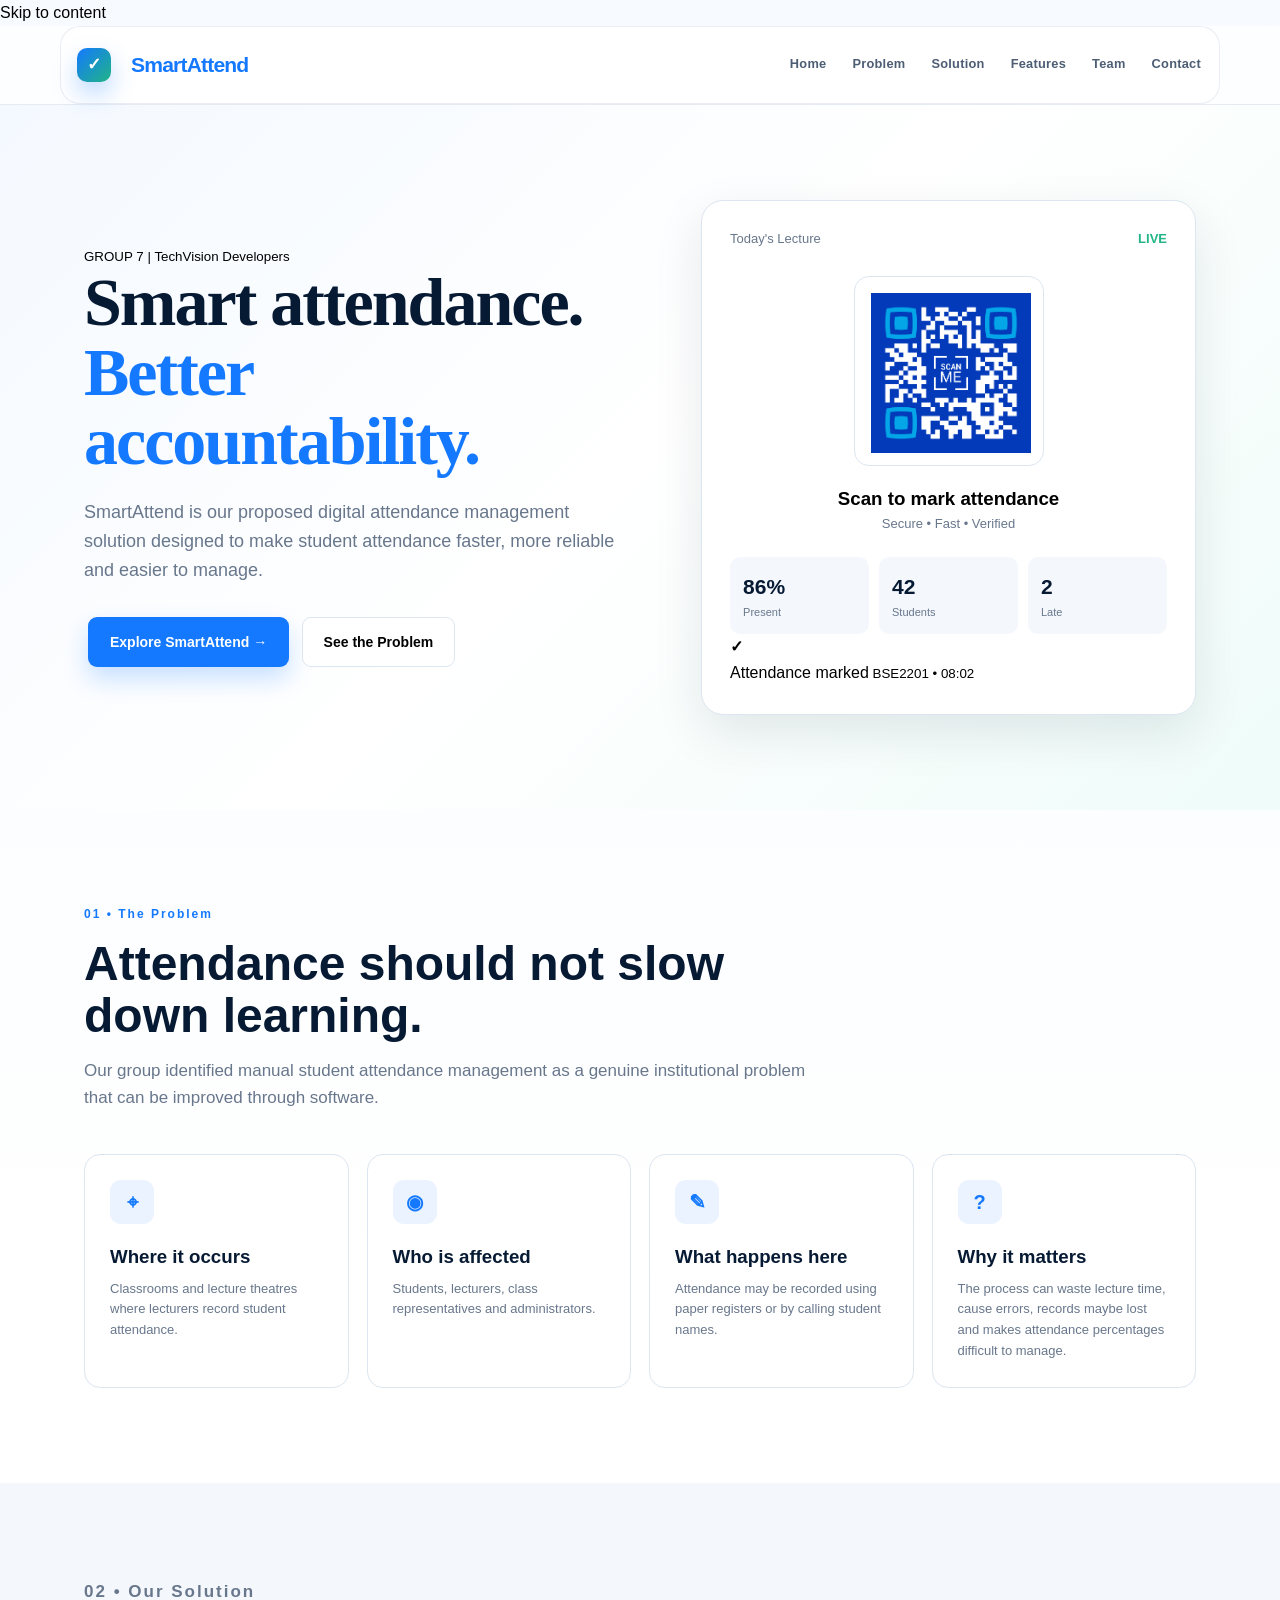
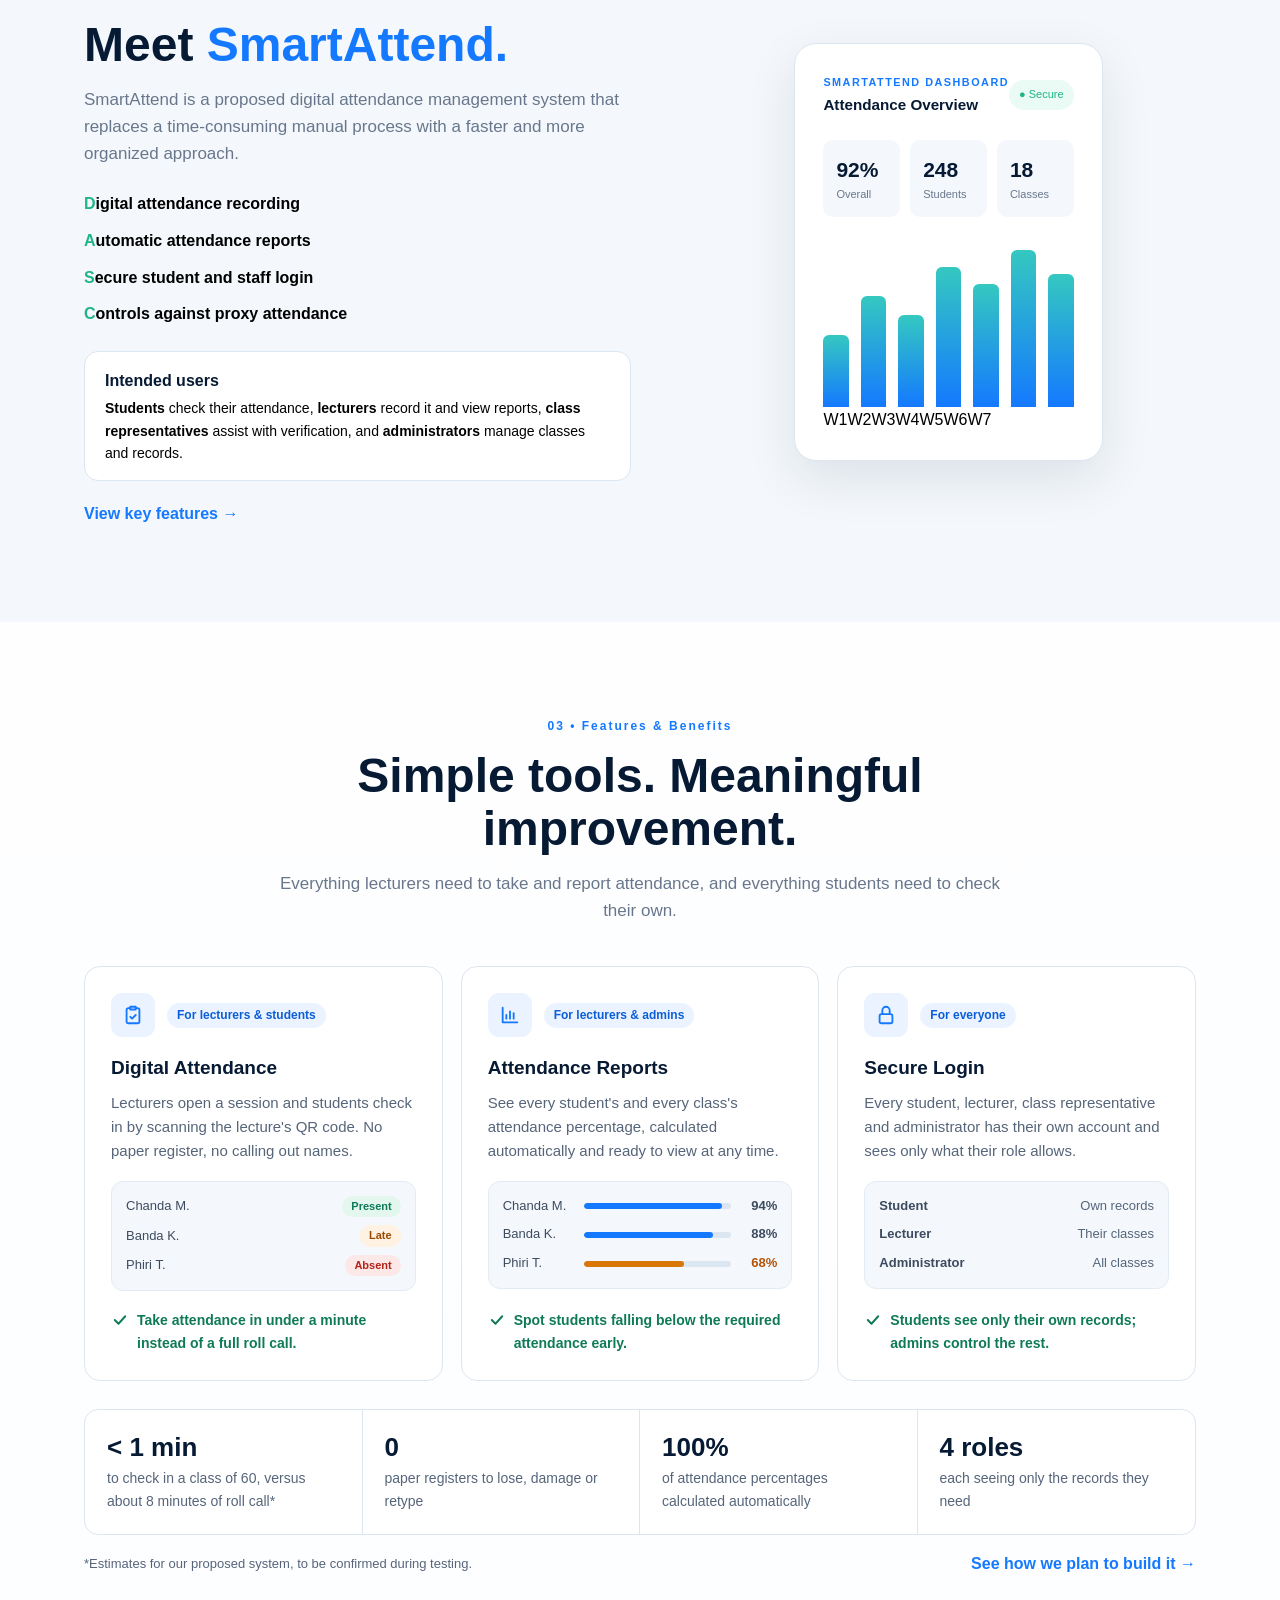
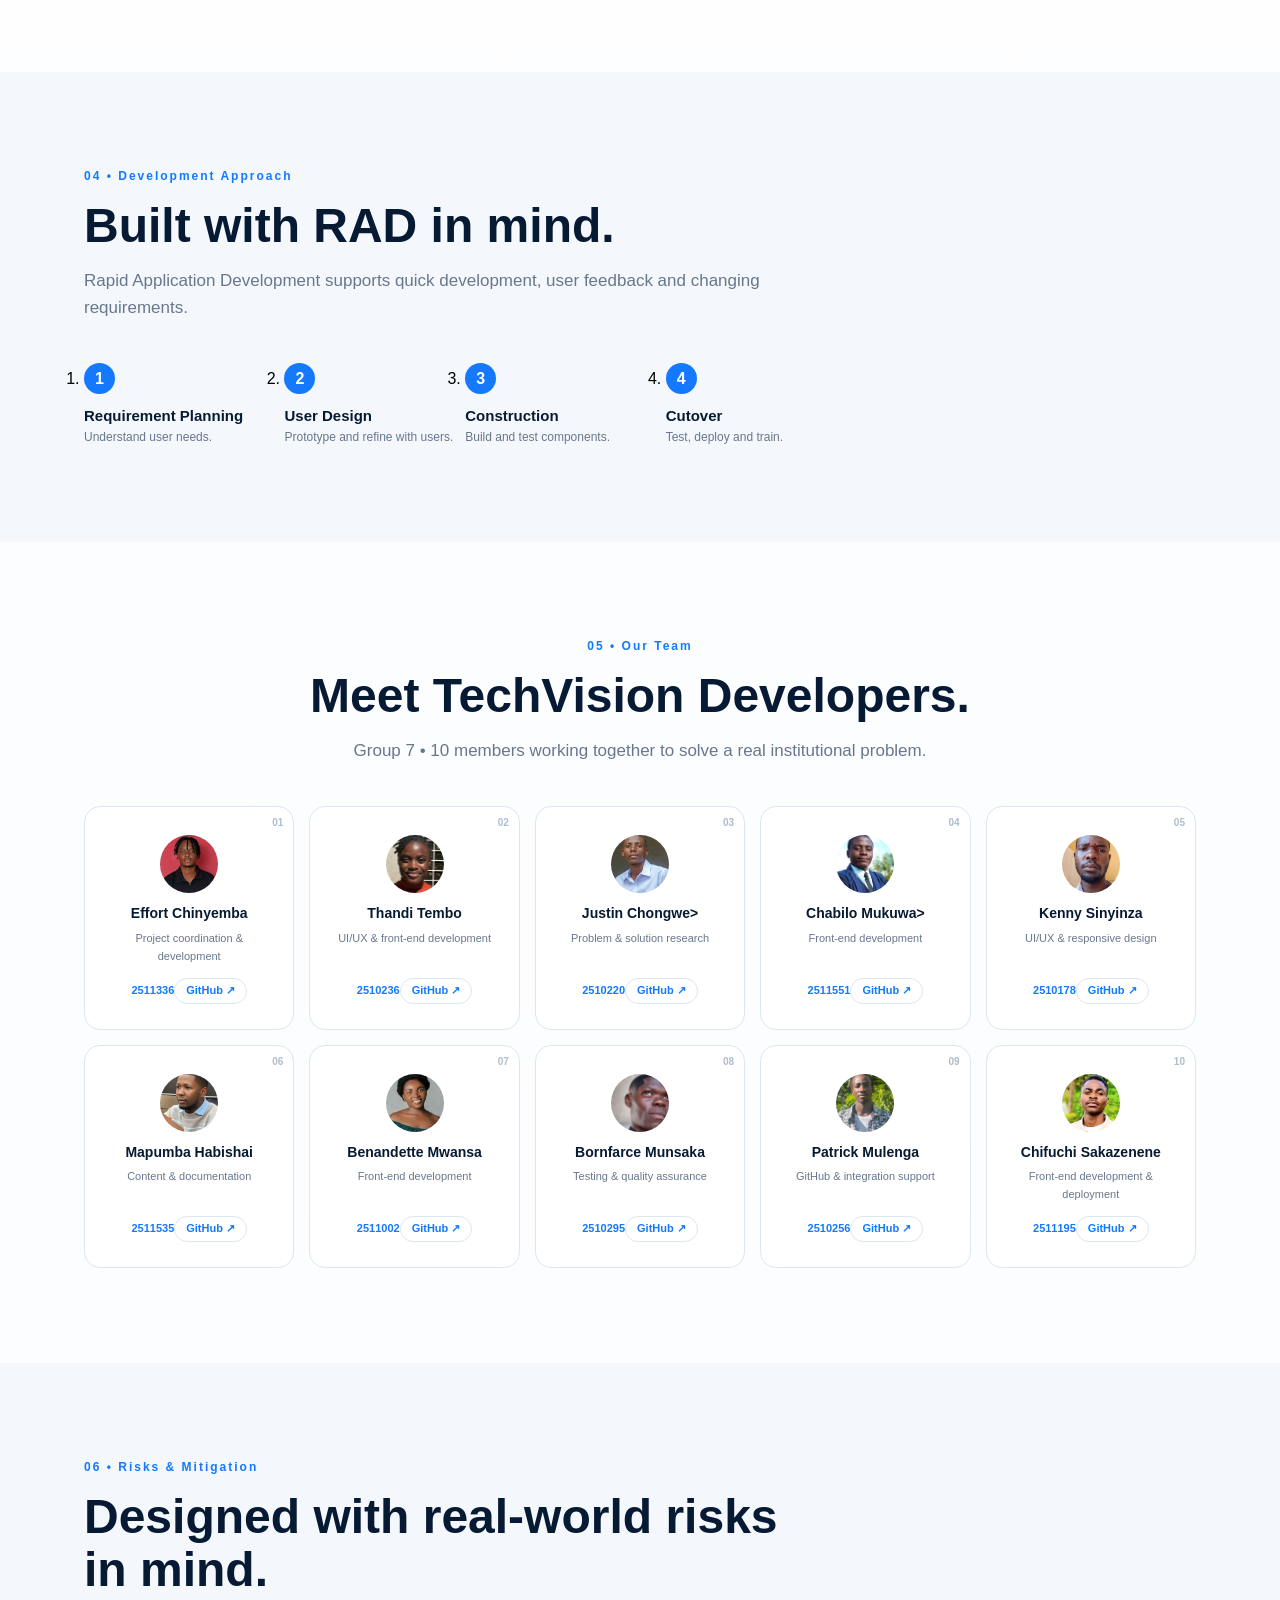
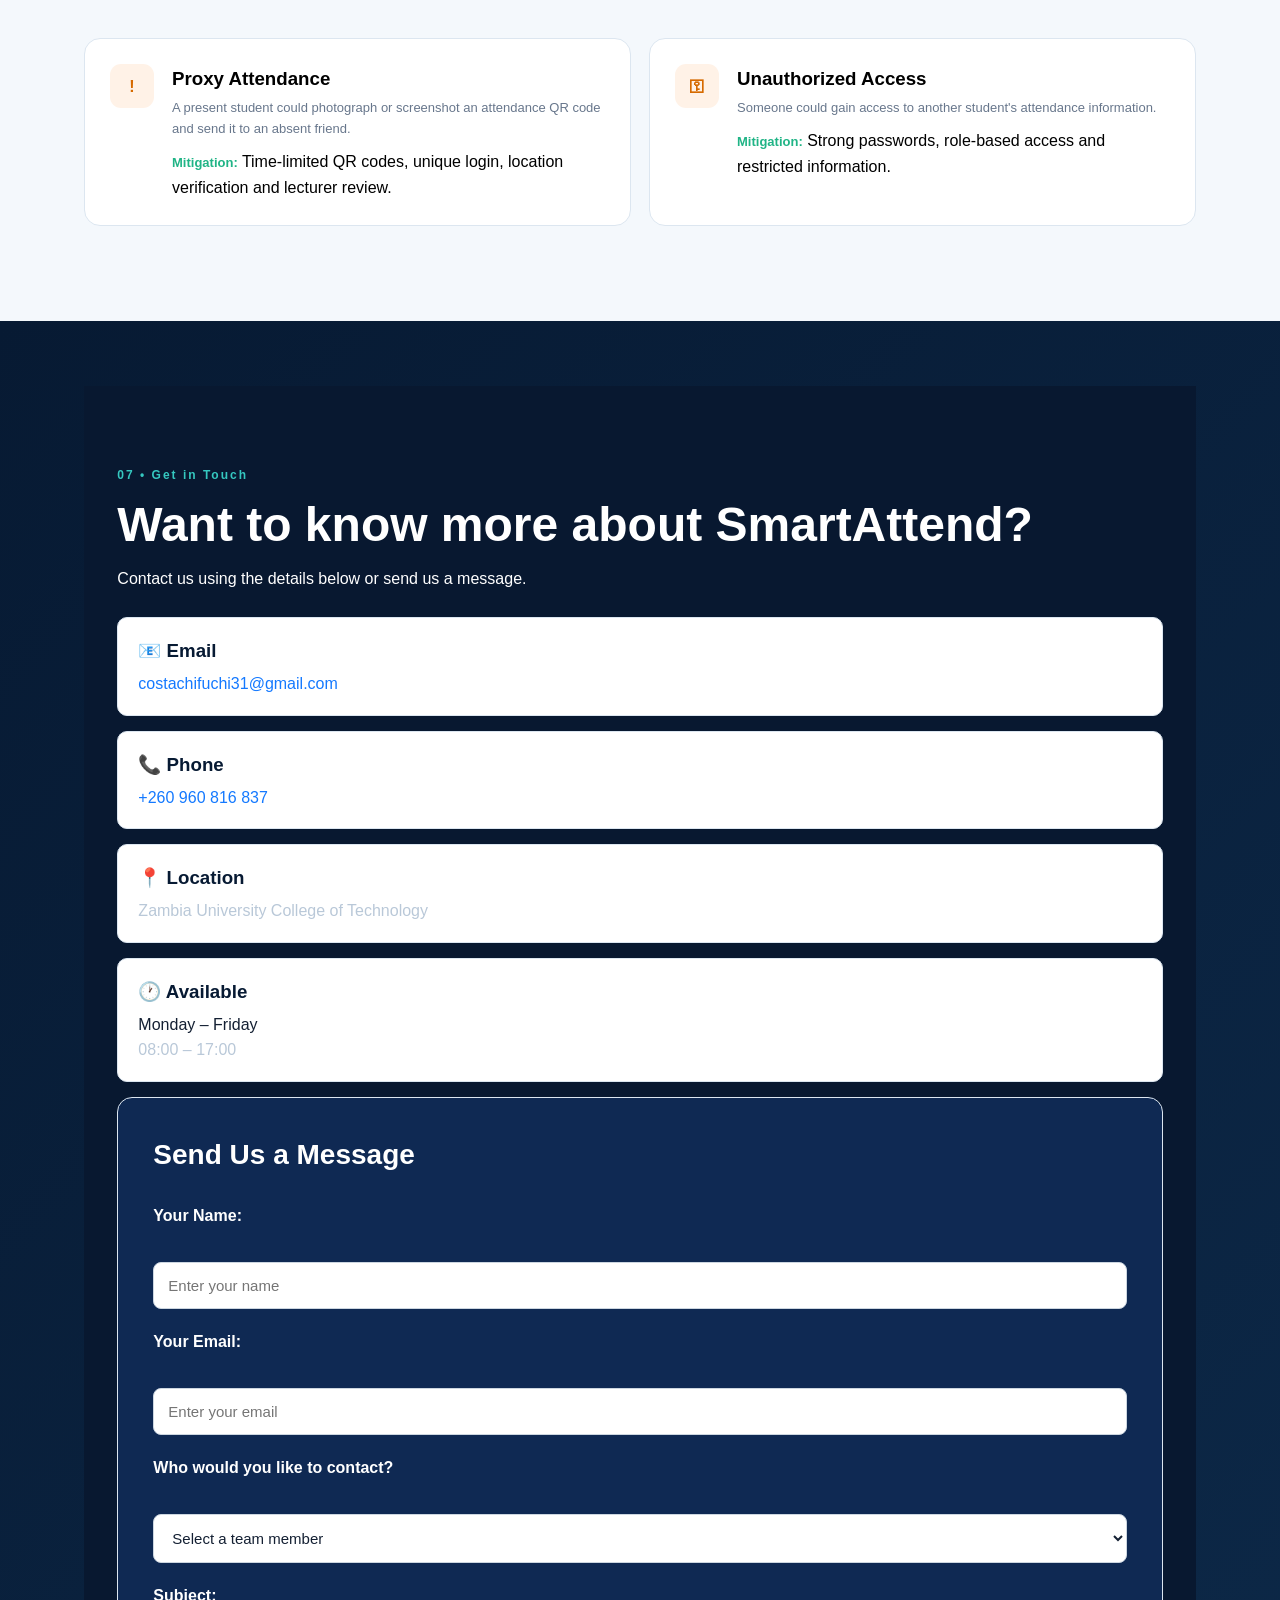
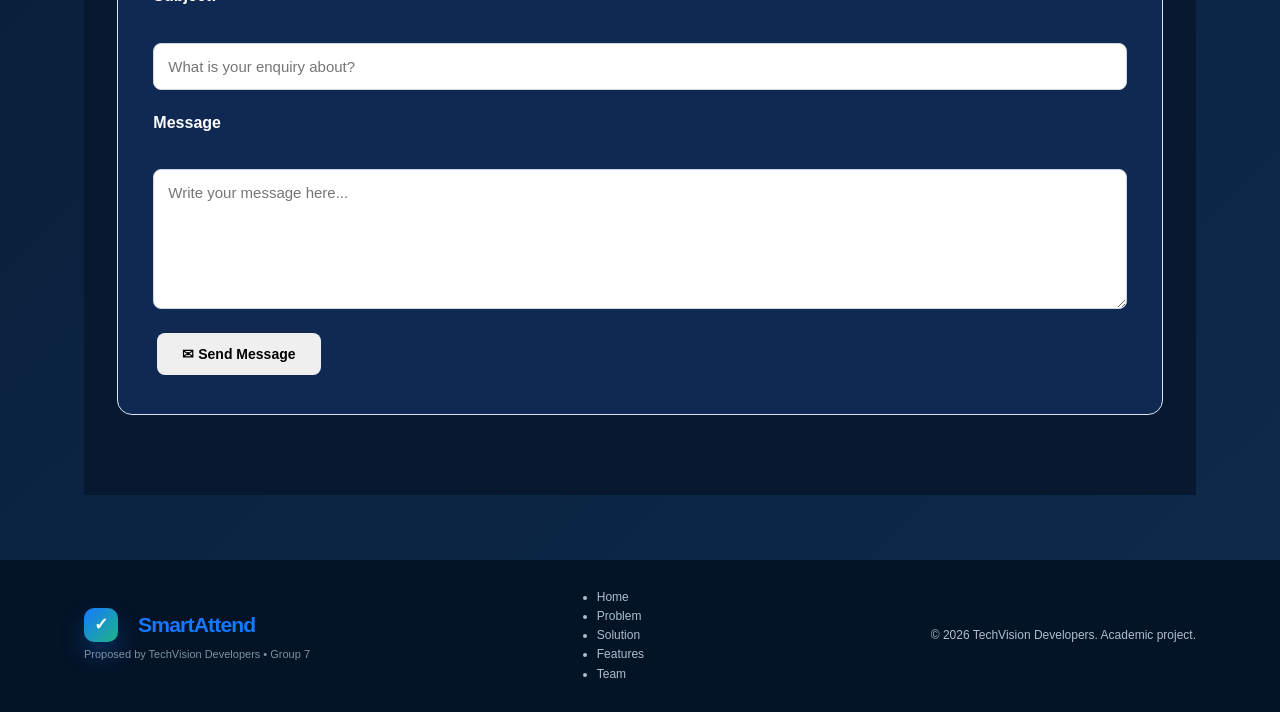
<file: index.html>
<!DOCTYPE html>
<html lang="en">
<head>
  <meta charset="UTF-8">
  <meta name="viewport" content="width=device-width, initial-scale=1.0">
  <meta name="description" content="SmartAttend - proposed digital student attendance management system by TechVision Developers, Group 7.">
  <meta name="theme-color" content="#1462e6">
  <title>SmartAttend | TechVision Developers</title>
  <link rel="icon" href="data:image/svg+xml,%3Csvg xmlns='http://www.w3.org/2000/svg' viewBox='0 0 32 32'%3E%3Crect width='32' height='32' rx='8' fill='%231462e6'/%3E%3Cpath d='M9 16.5l4.5 4.5L23 11' stroke='white' stroke-width='3.2' fill='none' stroke-linecap='round' stroke-linejoin='round'/%3E%3C/svg%3E">
  <link rel="preconnect" href="https://fonts.googleapis.com">
  <link rel="preconnect" href="https://fonts.gstatic.com" crossorigin>
  <link href="https://fonts.googleapis.com/css2?family=Plus+Jakarta+Sans:wght@400;500;600;700;800&display=swap" rel="stylesheet">
  <link rel="stylesheet" href="style.css">
  <style>
    .problem-grid .icon{width:54px;height:54px;border:1px solid rgba(20,121,255,.12);border-radius:15px;background:linear-gradient(145deg,#f0f6ff,#e8faf4);box-shadow:0 8px 18px rgba(7,26,51,.08)}
    .problem-grid .icon svg{width:25px;height:25px;display:block}
    .problem-grid .card:nth-child(2) .icon{color:#168b70;background:linear-gradient(145deg,#eafaf5,#f3fbf8);border-color:rgba(22,139,112,.14)}
    .problem-grid .card:nth-child(3) .icon{color:#c47a16;background:linear-gradient(145deg,#fff7e9,#fffaf2);border-color:rgba(196,122,22,.16)}
    .problem-grid .card:nth-child(4) .icon{color:#d45c55;background:linear-gradient(145deg,#fff0ee,#fff8f6);border-color:rgba(212,92,85,.15)}
  </style>
</head>
<body>
<a class="skip-link" href="#main">Skip to content</a>

<header class="header">
  <nav class="nav container" aria-label="Main navigation">
    <a class="logo" href="#home" aria-label="SmartAttend home"><b class="logo-mark" aria-hidden="true">✓</b><span class="logo-text">Smart<span>Attend</span></span></a>
    <button class="menu" type="button" aria-label="Open menu" aria-expanded="false" aria-controls="nav-links"><span class="menu-bar"></span></button>
    <ul class="nav-links" id="nav-links">
      <li><a href="#home">Home</a></li>
      <li><a href="#problem">Problem</a></li>
      <li><a href="#solution">Solution</a></li>
      <li><a href="#features">Features</a></li>
      <li><a href="#team">Team</a></li>
      <li><a class="nav-cta" href="#contact">Contact</a></li>
    </ul>
  </nav>
</header>

<main id="main">
<section id="home" class="hero">
  <div class="container hero-grid">
    <div class="hero-copy">
      <p class="pill"><small>GROUP 7 | TechVision Developers</small></p>
      <h1>Smart attendance.<br><span>Better accountability.</span></h1>
      <p class="lead">SmartAttend is our proposed digital attendance management solution designed to make student attendance faster, more reliable and easier to manage.</p>
      <div class="btn-row">
        <a class="btn primary" href="#solution">Explore SmartAttend →</a>
        <a class="btn secondary" href="#problem">See the Problem</a>
      </div>
      
    </div>
    <div class="mockup" aria-label="Example attendance screen">
      <div class="mock-head"><span>Today's Lecture</span><strong class="live">LIVE</strong></div>
      <div class="qr"><img src="image/https_github_com_Costaonset_smartattend-landing-page.png" alt="Qr-scan code" height="160" width="160"></div>
      <h3>Scan to mark attendance</h3>
      <p>Secure • Fast • Verified</p>
      <div class="stats"><div><b>86%</b><small>Present</small></div><div><b>42</b><small>Students</small></div><div><b>2</b><small>Late</small></div></div>
      <div class="float-badge" aria-hidden="true"><b>✓</b><div>Attendance marked<small>  BSE2201 • 08:02</small></div></div>
    </div>

</div>
  </div>
</section>

<section id="problem" class="section">
  <div class="container">
    <div class="heading reveal"><p class="eyebrow">01 • The Problem</p><h2>Attendance should not slow down learning.</h2><p>Our group identified manual student attendance management as a genuine institutional problem that can be improved through software.</p></div>
    <div class="grid four">
      <article class="card reveal"><b class="icon" aria-hidden="true">⌖</b><h3>Where it occurs</h3><p>Classrooms and lecture theatres where lecturers record student attendance.</p></article>
      <article class="card reveal"><b class="icon" aria-hidden="true">◉</b><h3>Who is affected</h3><p>Students, lecturers, class representatives and administrators.</p></article>
      <article class="card reveal"><b class="icon" aria-hidden="true">✎</b><h3>What happens here</h3><p>Attendance may be recorded using paper registers or by calling student names.</p></article>
      <article class="card reveal"><b class="icon" aria-hidden="true">?</b><h3>Why it matters</h3><p>The process can waste lecture time, cause errors, records maybe lost and makes attendance percentages difficult to manage.</p></article>
    </div>
  </div>
</section>

<section id="solution" class="section light">
  <div class="container split">
    <div class="split-copy reveal">
      <p class="eyebrow">02 • Our Solution</p>
      <h2>Meet <span>SmartAttend.</span></h2>
      <p>SmartAttend is a proposed digital attendance management system that replaces a time-consuming manual process with a faster and more organized approach.</p>
      <ul class="checks"><li>Digital attendance recording</li><li>Automatic attendance reports</li><li>Secure student and staff login</li><li>Controls against proxy attendance</li></ul>
      <div class="users"><h3>Intended users</h3><p><b>Students</b> check their attendance, <b>lecturers</b> record it and view reports, <b>class representatives</b> assist with verification, and <b>administrators</b> manage classes and records.</p></div>
      <a class="text-link" href="#features">View key features →</a>
    </div>
    <div class="dashboard reveal" aria-label="Example attendance dashboard">
      <div class="dash-head"><div><small>SMARTATTEND DASHBOARD</small><h3>Attendance Overview</h3></div><span class="badge">● Secure</span></div>
      <div class="dash-stats"><div><b>92%</b><small>Overall</small></div><div><b>248</b><small>Students</small></div><div><b>18</b><small>Classes</small></div></div>
      <div class="bars" aria-hidden="true"><i style="height:42%"></i><i style="height:65%"></i><i style="height:54%"></i><i style="height:82%"></i><i style="height:72%"></i><i style="height:92%"></i><i style="height:78%"></i></div>
      <div class="bar-labels" aria-hidden="true"><span>W1</span><span>W2</span><span>W3</span><span>W4</span><span>W5</span><span>W6</span><span>W7</span></div>
    </div>
  </div>
</section>

<section id="features" class="section">
  <div class="container">
    <div class="heading center reveal"><p class="eyebrow">03 • Features &amp; Benefits</p><h2>Simple tools. Meaningful improvement.</h2><p>Everything lecturers need to take and report attendance, and everything students need to check their own.</p></div>
    <div class="fb-grid">
      <article class="feature reveal">
        <div class="fb-top"><span class="icon"><svg viewBox="0 0 24 24" fill="none" stroke="currentColor" stroke-width="2" stroke-linecap="round" stroke-linejoin="round" aria-hidden="true" focusable="false"><path d="M9 3h6v3H9z"/><path d="M15 4.5h2a2 2 0 0 1 2 2V19a2 2 0 0 1-2 2H7a2 2 0 0 1-2-2V6.5a2 2 0 0 1 2-2h2"/><path d="m9 14 2 2 4-4"/></svg></span><span class="fb-tag">For lecturers &amp; students</span></div>
        <h3>Digital Attendance</h3>
        <p>Lecturers open a session and students check in by scanning the lecture's QR code. No paper register, no calling out names.</p>
        <div class="fb-preview" aria-hidden="true">
          <ul class="fb-rows"><li><span>Chanda M.</span><em class="fb-chip ok">Present</em></li><li><span>Banda K.</span><em class="fb-chip late">Late</em></li><li><span>Phiri T.</span><em class="fb-chip no">Absent</em></li></ul>
        </div>
        <p class="fb-benefit"><svg viewBox="0 0 24 24" fill="none" stroke="currentColor" stroke-width="2.5" stroke-linecap="round" stroke-linejoin="round" aria-hidden="true" focusable="false"><path d="m5 12 5 5 9-10"/></svg>Take attendance in under a minute instead of a full roll call.</p>
      </article>
      <article class="feature reveal">
        <div class="fb-top"><span class="icon"><svg viewBox="0 0 24 24" fill="none" stroke="currentColor" stroke-width="2" stroke-linecap="round" stroke-linejoin="round" aria-hidden="true" focusable="false"><path d="M4 4v16h16"/><path d="M8 16v-4"/><path d="M12 16V8"/><path d="M16 16v-6"/></svg></span><span class="fb-tag">For lecturers &amp; admins</span></div>
        <h3>Attendance Reports</h3>
        <p>See every student's and every class's attendance percentage, calculated automatically and ready to view at any time.</p>
        <div class="fb-preview" aria-hidden="true">
          <ul class="fb-bars"><li><span>Chanda M.</span><span class="fb-bar"><i style="width:94%"></i></span><b>94%</b></li><li><span>Banda K.</span><span class="fb-bar"><i style="width:88%"></i></span><b>88%</b></li><li class="risk"><span>Phiri T.</span><span class="fb-bar"><i style="width:68%"></i></span><b>68%</b></li></ul>
        </div>
        <p class="fb-benefit"><svg viewBox="0 0 24 24" fill="none" stroke="currentColor" stroke-width="2.5" stroke-linecap="round" stroke-linejoin="round" aria-hidden="true" focusable="false"><path d="m5 12 5 5 9-10"/></svg>Spot students falling below the required attendance early.</p>
      </article>
      <article class="feature reveal">
        <div class="fb-top"><span class="icon"><svg viewBox="0 0 24 24" fill="none" stroke="currentColor" stroke-width="2" stroke-linecap="round" stroke-linejoin="round" aria-hidden="true" focusable="false"><rect x="5" y="11" width="14" height="10" rx="2"/><path d="M8 11V7a4 4 0 0 1 8 0v4"/></svg></span><span class="fb-tag">For everyone</span></div>
        <h3>Secure Login</h3>
        <p>Every student, lecturer, class representative and administrator has their own account and sees only what their role allows.</p>
        <div class="fb-preview" aria-hidden="true">
          <ul class="fb-roles"><li><b>Student</b><span>Own records</span></li><li><b>Lecturer</b><span>Their classes</span></li><li><b>Administrator</b><span>All classes</span></li></ul>
        </div>
        <p class="fb-benefit"><svg viewBox="0 0 24 24" fill="none" stroke="currentColor" stroke-width="2.5" stroke-linecap="round" stroke-linejoin="round" aria-hidden="true" focusable="false"><path d="m5 12 5 5 9-10"/></svg>Students see only their own records; admins control the rest.</p>
      </article>
    </div>
    <ul class="outcomes reveal">
      <li><strong>&lt; 1 min</strong><span>to check in a class of 60, versus about 8 minutes of roll call*</span></li>
      <li><strong>0</strong><span>paper registers to lose, damage or retype</span></li>
      <li><strong>100%</strong><span>of attendance percentages calculated automatically</span></li>
      <li><strong>4 roles</strong><span>each seeing only the records they need</span></li>
    </ul>
    <div class="fb-foot"><p class="fb-note">*Estimates for our proposed system, to be confirmed during testing.</p><a class="text-link" href="#approach">See how we plan to build it →</a></div>
  </div>
</section>

<section id="approach" class="section light">
  <div class="container">
    <div class="heading reveal"><p class="eyebrow">04 • Development Approach</p><h2>Built with RAD in mind.</h2><p>Rapid Application Development supports quick development, user feedback and changing requirements.</p></div>
    <ol class="rad">
      <li class="reveal"><b>1</b><h3>Requirement Planning</h3><p>Understand user needs.</p></li>
      <li class="reveal"><b>2</b><h3>User Design</h3><p>Prototype and refine with users.</p></li>
      <li class="reveal"><b>3</b><h3>Construction</h3><p>Build and test components.</p></li>
      <li class="reveal"><b>4</b><h3>Cutover</h3><p>Test, deploy and train.</p></li>
    </ol>
  </div>
</section>

<section id="team" class="section">
  <div class="container">
    <div class="heading center reveal"><p class="eyebrow">05 • Our Team</p><h2>Meet TechVision Developers.</h2><p>Group 7 • 10 members working together to solve a real institutional problem.</p></div>
    <div class="team">
      <article class="reveal"><b>01</b><div class="avatar" aria-hidden="true"><img src="image/effort.jpg"></div><h3>Effort Chinyemba</h3><p>Project coordination &amp; development</p><small>2511336</small><a class="gh" href="https://github.com/chinyembajr" target="_blank" rel="noopener" aria-label="Effort Chinyemba on GitHub">GitHub ↗</a></article>
      <article class="reveal"><b>02</b><div class="avatar" aria-hidden="true"><img src="image/TT.jpeg"></div><h3>Thandi Tembo</h3><p>UI/UX &amp; front-end development</p><small>2510236</small><a class="gh" href="https://github.com/thandiwetembo204-bot" target="_blank" rel="noopener" aria-label="Thandiwe Tembo on GitHub">GitHub ↗</a></article>
      <article class="reveal"><b>03</b><div class="avatar" aria-hidden="true"><img src="image/JC.jpeg"></div><h3>Justin Chongwe></h3><p>Problem &amp; solution research</p><small>2510220</small><a class="gh" href="https://github.com/Justinchongwe243-lab" target="_blank" rel="noopener" aria-label="Justin Chongwe on GitHub">GitHub ↗</a></article>
      <article class="reveal"><b>04</b><div class="avatar" aria-hidden="true"><img src="image/CM.jpeg"></div><h3>Chabilo Mukuwa></h3><p>Front-end development</p><small>2511551</small><a class="gh" href="https://github.com/Chabilomukuwa" target="_blank" rel="noopener" aria-label="Chabilo Mukuwa on GitHub">GitHub ↗</a></article>
      <article class="reveal"><b>05</b><div class="avatar" aria-hidden="true"><img src="image/KS.jpeg"></div><h3>Kenny Sinyinza</h3><p>UI/UX &amp; responsive design</p><small>2510178</small><a class="gh" href="https://github.com/kenniesinyinza" target="_blank" rel="noopener" aria-label="Kenny Sinyinza on GitHub">GitHub ↗</a></article>
      <article class="reveal"><b>06</b><div class="avatar" aria-hidden="true"><img src="image/MH.jpeg"></div><h3>Mapumba Habishai</h3><p>Content &amp; documentation</p><small>2511535</small><a class="gh" href="https://github.com/abishaimapumba" target="_blank" rel="noopener" aria-label="Mapumba Habishai on GitHub">GitHub ↗</a></article>
      <article class="reveal"><b>07</b><div class="avatar" aria-hidden="true"><img src="image/BMwnasa.jpeg"></div><h3>Benandette Mwansa</h3><p>Front-end development</p><small>2511002</small><a class="gh" href="https://github.com/mwansabenandette" target="_blank" rel="noopener" aria-label="Benandette Mwansa on GitHub">GitHub ↗</a></article>
      <article class="reveal"><b>08</b><div class="avatar" aria-hidden="true"><img src="image/BM.jpeg"></div><h3>Bornfarce Munsaka</h3><p>Testing &amp; quality assurance</p><small>2510295</small><a class="gh" href="https://github.com/bornfacemunsaka1-lab" target="_blank" rel="noopener" aria-label="Bornfarce Munsaka on GitHub">GitHub ↗</a></article>
      <article class="reveal"><b>09</b><div class="avatar" aria-hidden="true"><img src="image/PM.jpeg"></div><h3>Patrick Mulenga</h3><p>GitHub &amp; integration support</p><small>2510256</small><a class="gh" href="https://github.com/Patrick25-maps" target="_blank" rel="noopener" aria-label="Patrick Mulenga on GitHub">GitHub ↗</a></article>
      <article class="reveal"><b>10</b><div class="avatar" aria-hidden="true"><img src="image/CS.jpeg"></div><h3>Chifuchi Sakazenene</h3><p>Front-end development &amp; deployment</p><small>2511195</small><a class="gh" href="https://github.com/costaonset" target="_blank" rel="noopener" aria-label="Chifuchi Sakazenene on GitHub">GitHub ↗</a></article>
    </div>
  </div>
</section>

<section id="risks" class="section light">
  <div class="container">
    <div class="heading reveal"><p class="eyebrow">06 • Risks &amp; Mitigation</p><h2>Designed with real-world risks in mind.</h2></div>
    <div class="risks">
      <article class="reveal"><b aria-hidden="true">!</b><div><h3>Proxy Attendance</h3><p>A present student could photograph or screenshot an attendance QR code and send it to an absent friend.</p><div class="mitigation"><strong>Mitigation:</strong> Time-limited QR codes, unique login, location verification and lecturer review.</div></div></article>
      <article class="reveal"><b aria-hidden="true">⚿</b><div><h3>Unauthorized Access</h3><p>Someone could gain access to another student's attendance information.</p><div class="mitigation"><strong>Mitigation:</strong> Strong passwords, role-based access and restricted information.</div></div></article>
    </div>
  </div>
</section>

<section id="contact" class="section cta">
  <div class="container">
    <div class="cta-inner reveal">
      <section id="contact" class="contact-section">

  <div class="container">

    <!-- CONTACT HEADING -->
    <div class="contact-heading">
      <p class="eyebrow">07 • Get in Touch</p>
      <h2>Want to know more about SmartAttend?</h2>
      <p>Contact us using the details below or send us a message.</p><br>
    </div>


    <!-- CONTACT DETAILS -->
    <div class="contact-details">

      <div class="contact-card">
        <h3>📧 Email</h3>
        <p>
          <a href="mailto:costachifuchi31@gmail.com">
            costachifuchi31@gmail.com
          </a>
        </p>
      </div>

      <div class="contact-card">
        <h3>📞 Phone</h3>
        <p>
          <a href="tel:+260960816837">
            +260 960 816 837
          </a>
        </p>
      </div>

      <div class="contact-card">
        <h3>📍 Location</h3>
        <p>
          Zambia University College of Technology
        </p>
      </div>

      <div class="contact-card">
        <h3>🕐 Available</h3>
        <p>Monday – Friday</p>
        <p>08:00 – 17:00</p>
      </div>

    </div>


    <!-- CONTACT FORM -->
    <div class="contact-form">

      <h3>Send Us a Message</h3>

      <form>

        <!-- NAME -->
        <div class="form-group">
          <label for="name">Your Name:</label><br>
          <input
            type="text"
            id="name"
            name="name"
            placeholder="Enter your name"
            required>
        </div>


        <!-- EMAIL -->
        <div class="form-group">
          <label for="email">Your Email:</label><br>
          <input
            type="email"
            id="email"
            name="email"
            placeholder="Enter your email"
            required>
        </div>


        <!-- WHO TO CONTACT -->
        <div class="form-group">

          <label for="team-member">Who would you like to contact?</label><br>

          <select id="team-member" name="team-member" required>

            <option value="">Select a team member</option>

            <option value="project-leader">
              Project Leader
            </option>

            <option value="developer">
              Web Developer
            </option>

            <option value="designer">
              UI/UX Designer
            </option>

            <option value="documentation">
              Documentation Team
            </option>

            <option value="general">
              General Enquiry
            </option>

          </select>

        </div>


        <!-- SUBJECT -->
        <div class="form-group">

          <label for="subject">Subject:</label><br>

          <input
            type="text"
            id="subject"
            name="subject"
            placeholder="What is your enquiry about?"
            required>

        </div>


        <!-- MESSAGE -->
        <div class="form-group">

          <label for="message">Message</label><br>

          <textarea
            id="message"
            name="message"
            rows="6"
            placeholder="Write your message here..."
            required></textarea>

        </div>


        <!-- SEND BUTTON -->
        <button type="submit" class="btn">
          ✉ Send Message
        </button>

      </form>

    </div>


    
    </div>
  </div>
</section>
</main>

<footer>
  <div class="container footer">
    <div><a class="logo" href="#home"><b class="logo-mark" aria-hidden="true">✓</b><span class="logo-text">Smart<span>Attend</span></span></a><small>Proposed by TechVision Developers • Group 7</small></div>
    <ul class="footer-links">
      <li><a href="#home">Home</a></li>
      <li><a href="#problem">Problem</a></li>
      <li><a href="#solution">Solution</a></li>
      <li><a href="#features">Features</a></li>
      <li><a href="#team">Team</a></li>
    </ul>
    <p>© 2026 TechVision Developers. Academic project.</p>
  </div>
</footer>
<script src="script.js"></script>
</body>
</html>
</file>
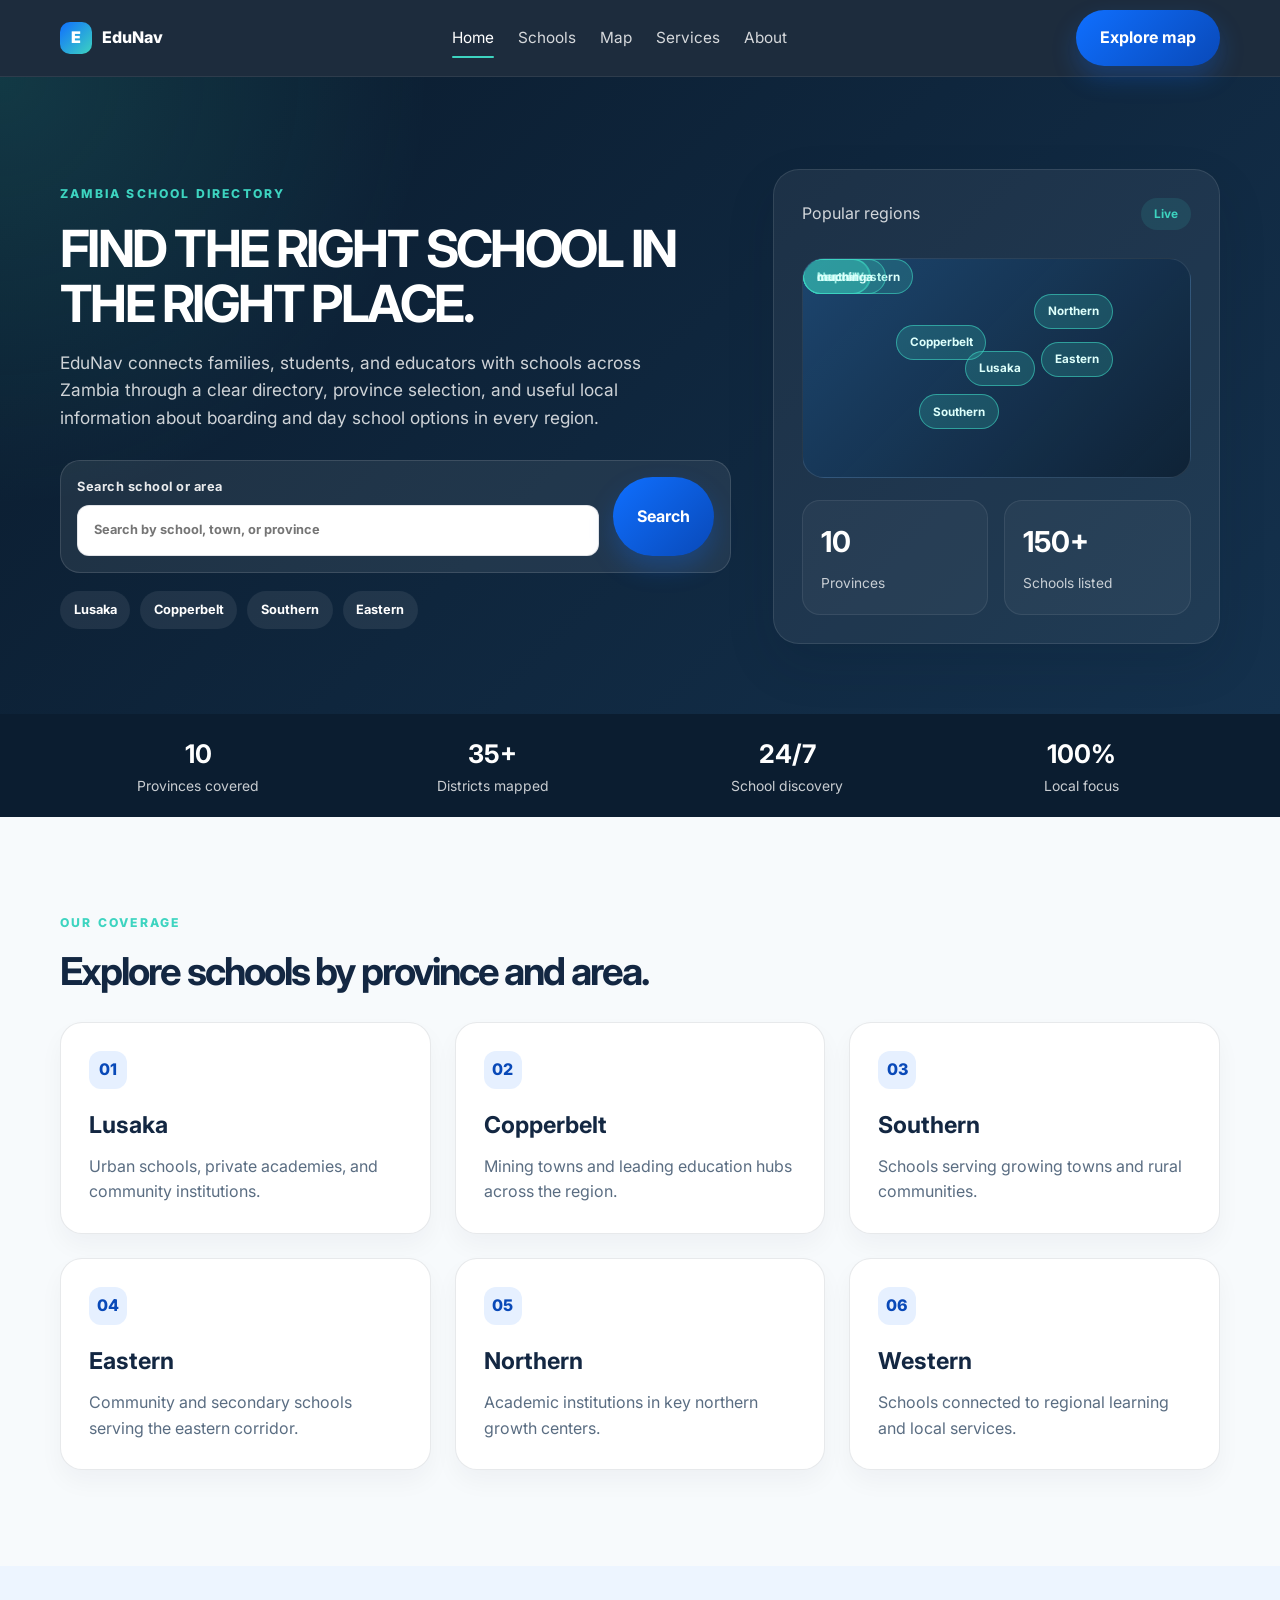
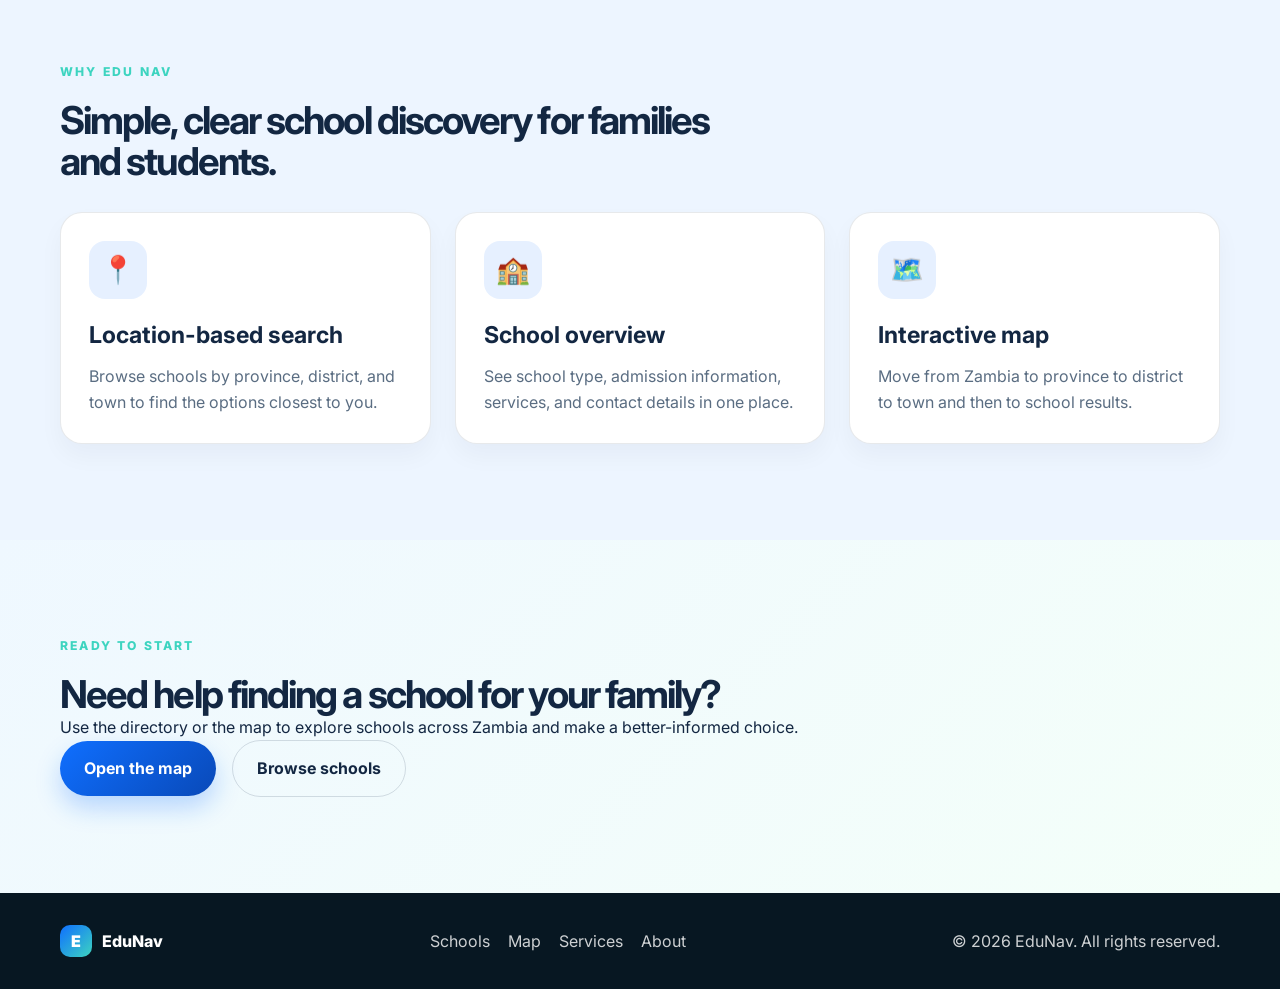
<file: new-website/index.html>
<!DOCTYPE html>
<html lang="en">
  <head>
    <meta charset="UTF-8" />
    <meta name="viewport" content="width=device-width, initial-scale=1.0" />
    <meta name="description" content="EduNav helps families and students search for schools across Zambia by province, district, and town." />
    <title>EduNav | Zambia School Directory</title>
    <link rel="preconnect" href="https://fonts.googleapis.com" />
    <link rel="preconnect" href="https://fonts.gstatic.com" crossorigin />
    <link href="https://fonts.googleapis.com/css2?family=Inter:wght@400;500;600;700;800;900&display=swap" rel="stylesheet" />
    <link rel="stylesheet" href="style.css" />
    <script src="script.js" defer></script>
  </head>
  <body>
    <header class="site-header">
      <div class="container nav-wrap">
        <a href="index.html" class="brand" aria-label="EduNav home page">
          <span class="brand-mark">E</span>
          EduNav
        </a>

        <button class="menu-toggle" aria-label="Open navigation" aria-expanded="false">
          <span></span>
          <span></span>
          <span></span>
        </button>

        <nav class="main-nav" aria-label="Main navigation">
          <a href="index.html" class="active">Home</a>
          <a href="schools.html">Schools</a>
          <a href="map.html">Map</a>
          <a href="services.html">Services</a>
          <a href="about.html">About</a>
        </nav>

        <a href="map.html" class="btn btn-primary nav-cta">Explore map</a>
      </div>
    </header>

    <main>
      <section class="hero">
        <div class="container hero-grid">
          <div class="hero-copy">
            <p class="eyebrow">ZAMBIA SCHOOL DIRECTORY</p>
            <h1>FIND THE RIGHT SCHOOL IN THE RIGHT PLACE.</h1>
            <p class="lead">
              EduNav connects families, students, and educators with schools across Zambia through a clear directory, province selection, and useful local information about boarding and day school options in every region.
            </p>

            <form class="search-panel" id="homeSearchForm">
              <label>
                <span>Search school or area</span>
                <input id="homeSearchInput" type="text" placeholder="Search by school, town, or province" />
              </label>
              <button type="submit" class="btn btn-primary">Search</button>
            </form>

            <div class="quick-links">
              <a href="schools.html?province=Lusaka">Lusaka</a>
              <a href="schools.html?province=Copperbelt">Copperbelt</a>
              <a href="schools.html?province=Southern">Southern</a>
              <a href="schools.html?province=Eastern">Eastern</a>
            </div>
          </div>

          <div class="hero-card">
            <div class="card-top">
              <span>Popular regions</span>
              <span class="status">Live</span>
            </div>
            <div class="mini-map" aria-label="Zambia map preview">
              <span class="zone zone-1">Lusaka</span>
              <span class="zone zone-2">Copperbelt</span>
              <span class="zone zone-3">Southern</span>
              <span class="zone zone-4">Eastern</span>
              <span class="zone zone-5">Northern</span>
              <span class="zone zone-6">North Western</span>
              <span class="zone zone-7">luapula</span>
              <span class="zone zone-8">central</span>
              <span class="zone zone-9">muchinga</span>
            </div>
            <div class="hero-metrics">
              <div>
                <strong>10</strong>
                <span>Provinces</span>
              </div>
              <div>
                <strong>150+</strong>
                <span>Schools listed</span>
              </div>
            </div>
          </div>
        </div>
      </section>

      <section class="stats-bar">
        <div class="container stats-grid">
          <div>
            <strong>10</strong>
            <span>Provinces covered</span>
          </div>
          <div>
            <strong>35+</strong>
            <span>Districts mapped</span>
          </div>
          <div>
            <strong>24/7</strong>
            <span>School discovery</span>
          </div>
          <div>
            <strong>100%</strong>
            <span>Local focus</span>
          </div>
        </div>
      </section>

      <section class="section">
        <div class="container">
          <div class="section-heading">
            <p class="eyebrow">OUR COVERAGE</p>
            <h2>Explore schools by province and area.</h2>
          </div>

          <div class="cards province-grid">
            <a href="schools.html?province=Lusaka" class="province-card">
              <span>01</span>
              <h3>Lusaka</h3>
              <p>Urban schools, private academies, and community institutions.</p>
            </a>
            <a href="schools.html?province=Copperbelt" class="province-card">
              <span>02</span>
              <h3>Copperbelt</h3>
              <p>Mining towns and leading education hubs across the region.</p>
            </a>
            <a href="schools.html?province=Southern" class="province-card">
              <span>03</span>
              <h3>Southern</h3>
              <p>Schools serving growing towns and rural communities.</p>
            </a>
            <a href="schools.html?province=Eastern" class="province-card">
              <span>04</span>
              <h3>Eastern</h3>
              <p>Community and secondary schools serving the eastern corridor.</p>
            </a>
            <a href="schools.html?province=Northern" class="province-card">
              <span>05</span>
              <h3>Northern</h3>
              <p>Academic institutions in key northern growth centers.</p>
            </a>
            <a href="schools.html?province=Western" class="province-card">
              <span>06</span>
              <h3>Western</h3>
              <p>Schools connected to regional learning and local services.</p>
            </a>
          </div>
        </div>
      </section>

      <section class="section section-alt">
        <div class="container">
          <div class="section-heading">
            <p class="eyebrow">WHY EDU NAV</p>
            <h2>Simple, clear school discovery for families and students.</h2>
          </div>

          <div class="cards services-grid">
            <article class="card">
              <div class="icon">📍</div>
              <h3>Location-based search</h3>
              <p>Browse schools by province, district, and town to find the options closest to you.</p>
            </article>
            <article class="card">
              <div class="icon">🏫</div>
              <h3>School overview</h3>
              <p>See school type, admission information, services, and contact details in one place.</p>
            </article>
            <article class="card">
              <div class="icon">🗺️</div>
              <h3>Interactive map</h3>
              <p>Move from Zambia to province to district to town and then to school results.</p>
            </article>
          </div>
        </div>
      </section>

      <section class="section contact-section">
        <div class="container contact-wrap">
          <div class="contact-copy">
            <p class="eyebrow">READY TO START</p>
            <h2>Need help finding a school for your family?</h2>
            <p>Use the directory or the map to explore schools across Zambia and make a better-informed choice.</p>
          </div>

          <div class="quick-action-box">
            <a href="map.html" class="btn btn-primary">Open the map</a>
            <a href="schools.html" class="btn btn-secondary">Browse schools</a>
          </div>
        </div>
      </section>
    </main>

    <footer class="site-footer">
      <div class="container footer-wrap">
        <div>
          <a href="index.html" class="brand footer-brand">
            <span class="brand-mark">E</span>
            EduNav
          </a>
        </div>

        <nav class="footer-nav" aria-label="Footer links">
          <a href="schools.html">Schools</a>
          <a href="map.html">Map</a>
          <a href="services.html">Services</a>
          <a href="about.html">About</a>
        </nav>

        <p>© <span id="year"></span> EduNav. All rights reserved.</p>
      </div>
    </footer>
  </body>
</html>
</file>
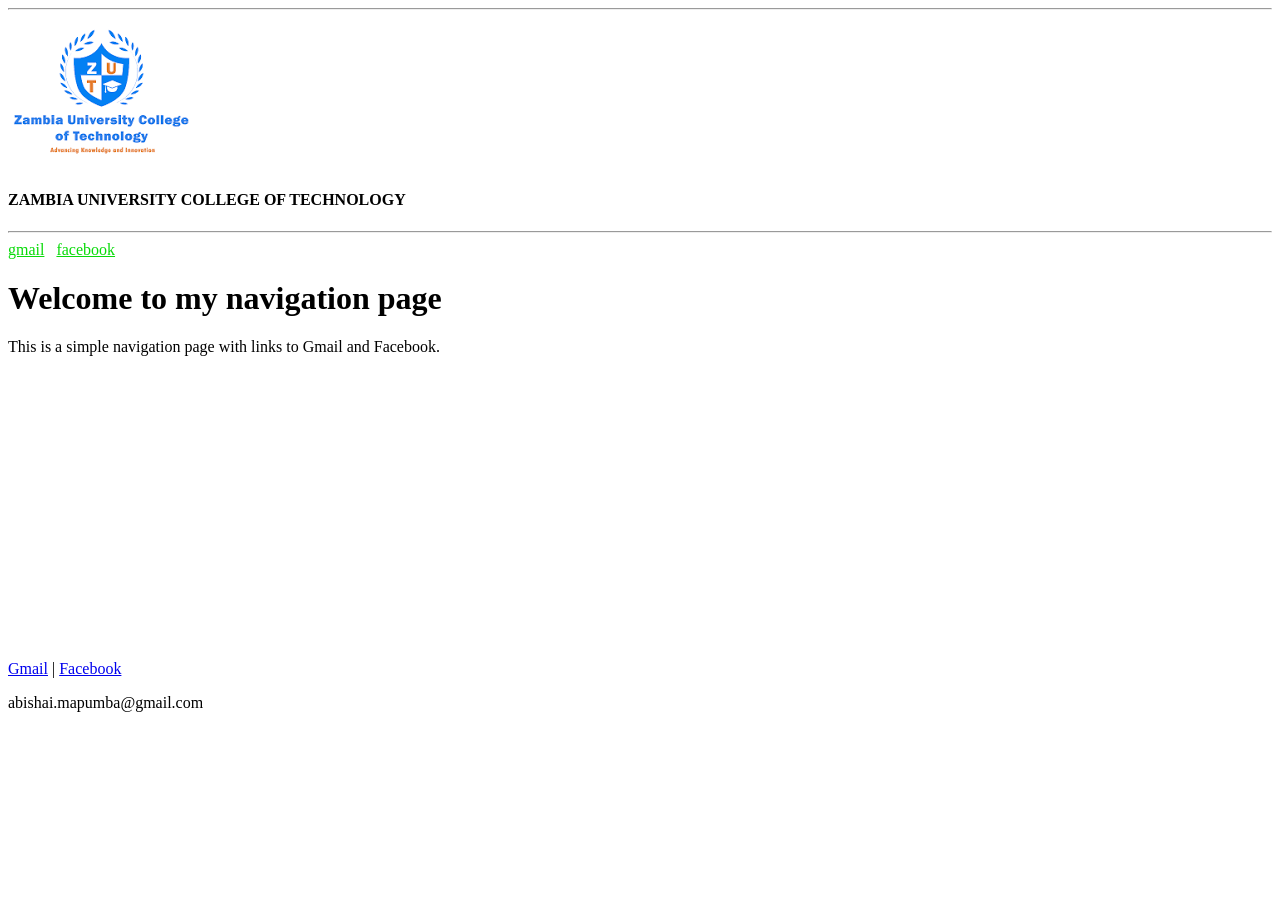
<file: nav.html>
<!DOCTYPE html>
<html lang="en">
<head>
    <meta charset="UTF-8">
    <meta name="viewport" content="width=device-width, initial-scale=1.0">
    <title>Navigation</title>
</head>
<body>
    <header>
    <hr>
       <img src="zut.jpeg.png" alt="Logo"> <h4>ZAMBIA UNIVERSITY COLLEGE OF TECHNOLOGY  </h4>
<hr>
    </header>
    <nav>
        
            <a style="color:rgb(8, 218, 8)" href="https://www.gmail.com">gmail</a>&nbsp;&nbsp;
            <a style="color:rgb(8, 218, 8)" href="https://www.facebook.com/lungu.kamoyo">facebook</a>
        
    </nav>
    <main>
        <h1>Welcome to my navigation page</h1>
        <p>This is a simple navigation page with links to Gmail and Facebook.</p>
    
    
    
    
    
    </main>
    <br><br><br><br><br><br><br><br><br><br><br><br><br><br><br><br>
    
    <footer>
        <nav>
            <a href="https://www.gmail.com">Gmail</a> |
            <a href="https://www.facebook.com/kamoyo.lungu">Facebook</a> 
        </nav>
        <p>abishai.mapumba@gmail.com</p>
    </footer>

</body>
</html>
</file>
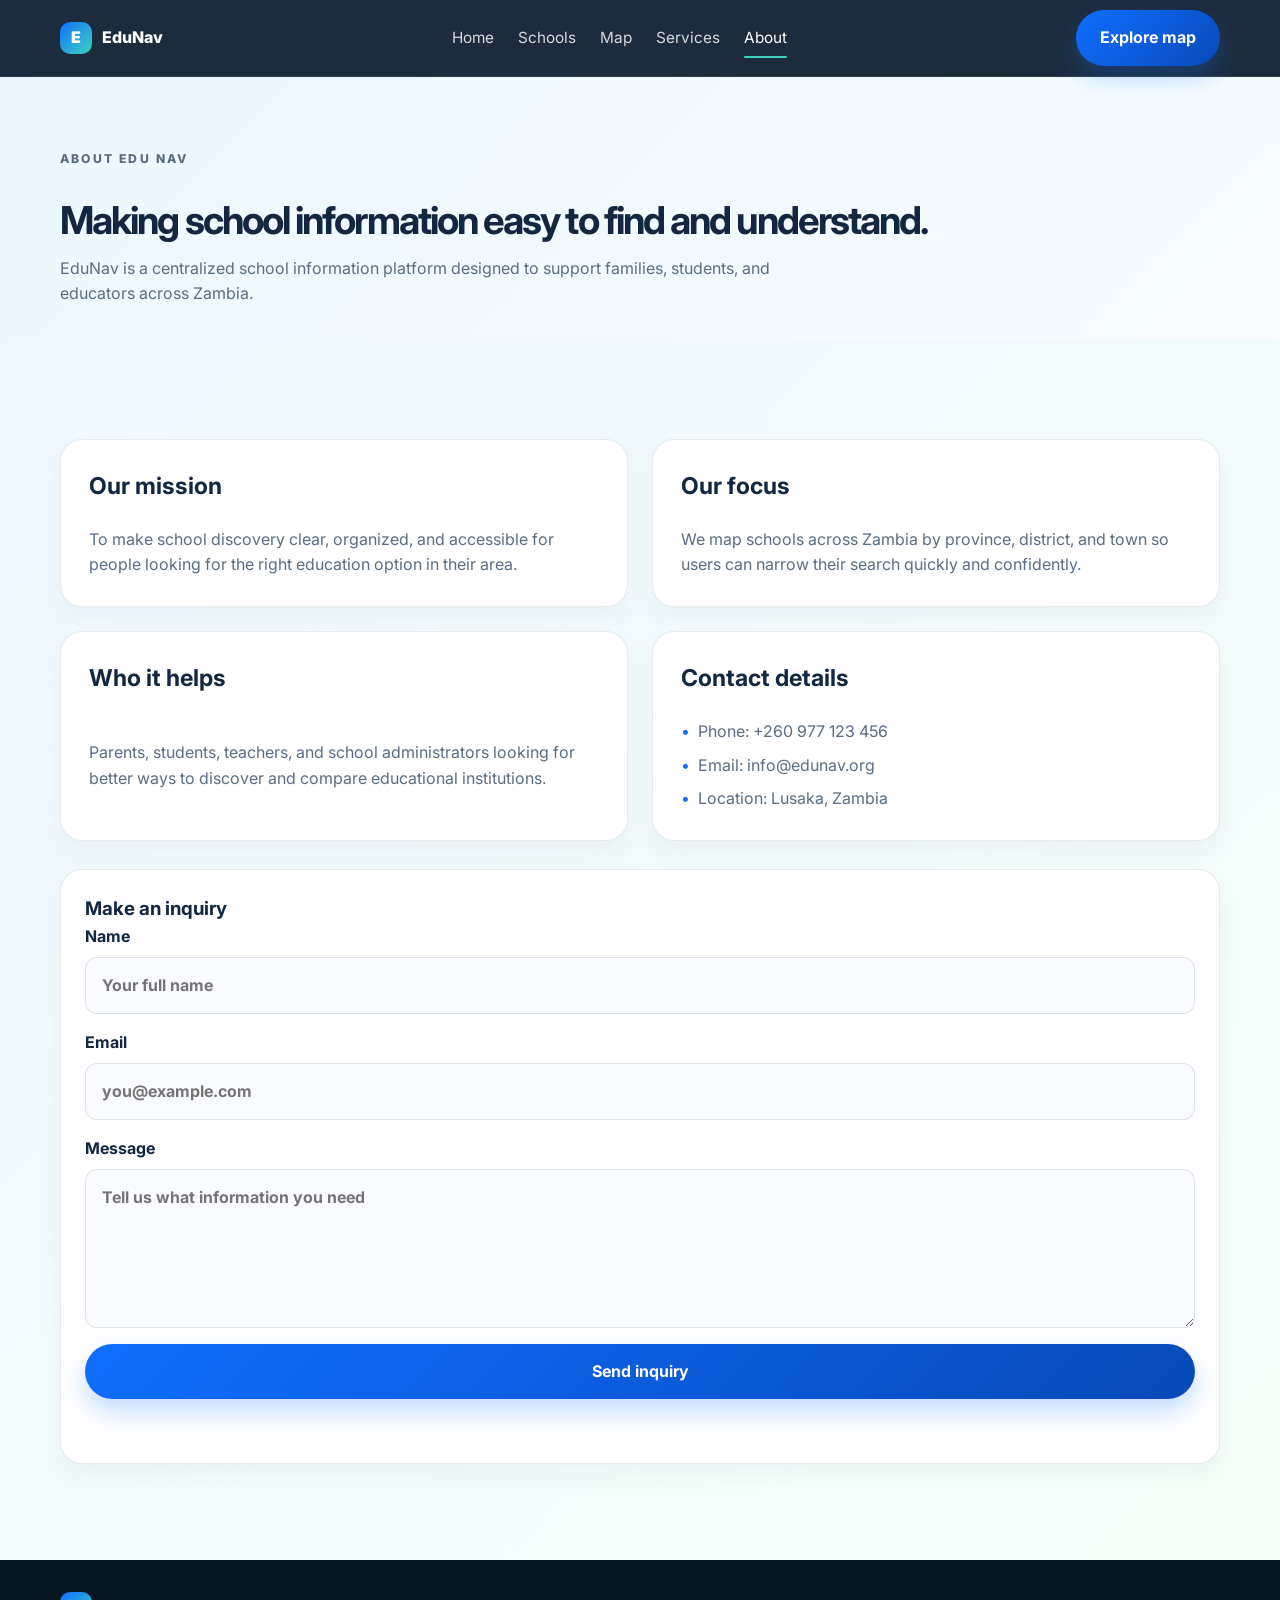
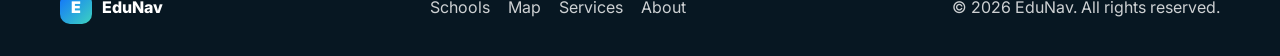
<file: new-website/about.html>
<!DOCTYPE html>
<html lang="en">
  <head>
    <meta charset="UTF-8" />
    <meta name="viewport" content="width=device-width, initial-scale=1.0" />
    <meta name="description" content="Learn about EduNav and contact the team to make school inquiries." />
    <title>About | EduNav</title>
    <link rel="preconnect" href="https://fonts.googleapis.com" />
    <link rel="preconnect" href="https://fonts.gstatic.com" crossorigin />
    <link href="https://fonts.googleapis.com/css2?family=Inter:wght@400;500;600;700;800;900&display=swap" rel="stylesheet" />
    <link rel="stylesheet" href="style.css" />
    <script src="script.js" defer></script>
  </head>
  <body>
    <header class="site-header">
      <div class="container nav-wrap">
        <a href="index.html" class="brand" aria-label="EduNav home page">
          <span class="brand-mark">E</span>
          EduNav
        </a>

        <button class="menu-toggle" aria-label="Open navigation" aria-expanded="false">
          <span></span>
          <span></span>
          <span></span>
        </button>

        <nav class="main-nav" aria-label="Main navigation">
          <a href="index.html">Home</a>
          <a href="schools.html">Schools</a>
          <a href="map.html">Map</a>
          <a href="services.html">Services</a>
          <a href="about.html" class="active">About</a>
        </nav>

        <a href="map.html" class="btn btn-primary nav-cta">Explore map</a>
      </div>
    </header>

    <main>
      <section class="page-hero">
        <div class="container">
          <p class="eyebrow">ABOUT EDU NAV</p>
          <h1>Making school information easy to find and understand.</h1>
          <p>EduNav is a centralized school information platform designed to support families, students, and educators across Zambia.</p>
        </div>
      </section>

      <section class="page-shell contact-section">
        <div class="container contact-grid">
          <article class="contact-card">
            <h3>Our mission</h3>
            <p>To make school discovery clear, organized, and accessible for people looking for the right education option in their area.</p>
          </article>

          <article class="contact-card">
            <h3>Our focus</h3>
            <p>We map schools across Zambia by province, district, and town so users can narrow their search quickly and confidently.</p>
          </article>

          <article class="contact-card">
            <h3>Who it helps</h3>
            <p>Parents, students, teachers, and school administrators looking for better ways to discover and compare educational institutions.</p>
          </article>

          <article class="contact-card">
            <h3>Contact details</h3>
            <ul class="contact-list">
              <li>Phone: +260 977 123 456</li>
              <li>Email: info@edunav.org</li>
              <li>Location: Lusaka, Zambia</li>
            </ul>
          </article>
        </div>

        <div class="container" style="margin-top: 28px;">
          <div class="form-box">
            <h3>Make an inquiry</h3>
            <form data-contact-form>
              <label>
                Name
                <input type="text" name="name" placeholder="Your full name" required />
              </label>
              <label>
                Email
                <input type="email" name="email" placeholder="you@example.com" required />
              </label>
              <label>
                Message
                <textarea name="message" rows="5" placeholder="Tell us what information you need" required></textarea>
              </label>
              <button type="submit" class="btn btn-primary">Send inquiry</button>
              <p class="form-status" aria-live="polite"></p>
            </form>
          </div>
        </div>
      </section>
    </main>

    <footer class="site-footer">
      <div class="container footer-wrap">
        <div>
          <a href="index.html" class="brand footer-brand">
            <span class="brand-mark">E</span>
            EduNav
          </a>
        </div>

        <nav class="footer-nav" aria-label="Footer links">
          <a href="schools.html">Schools</a>
          <a href="map.html">Map</a>
          <a href="services.html">Services</a>
          <a href="about.html">About</a>
        </nav>

        <p>© <span id="year"></span> EduNav. All rights reserved.</p>
      </div>
    </footer>
  </body>
</html>
</file>
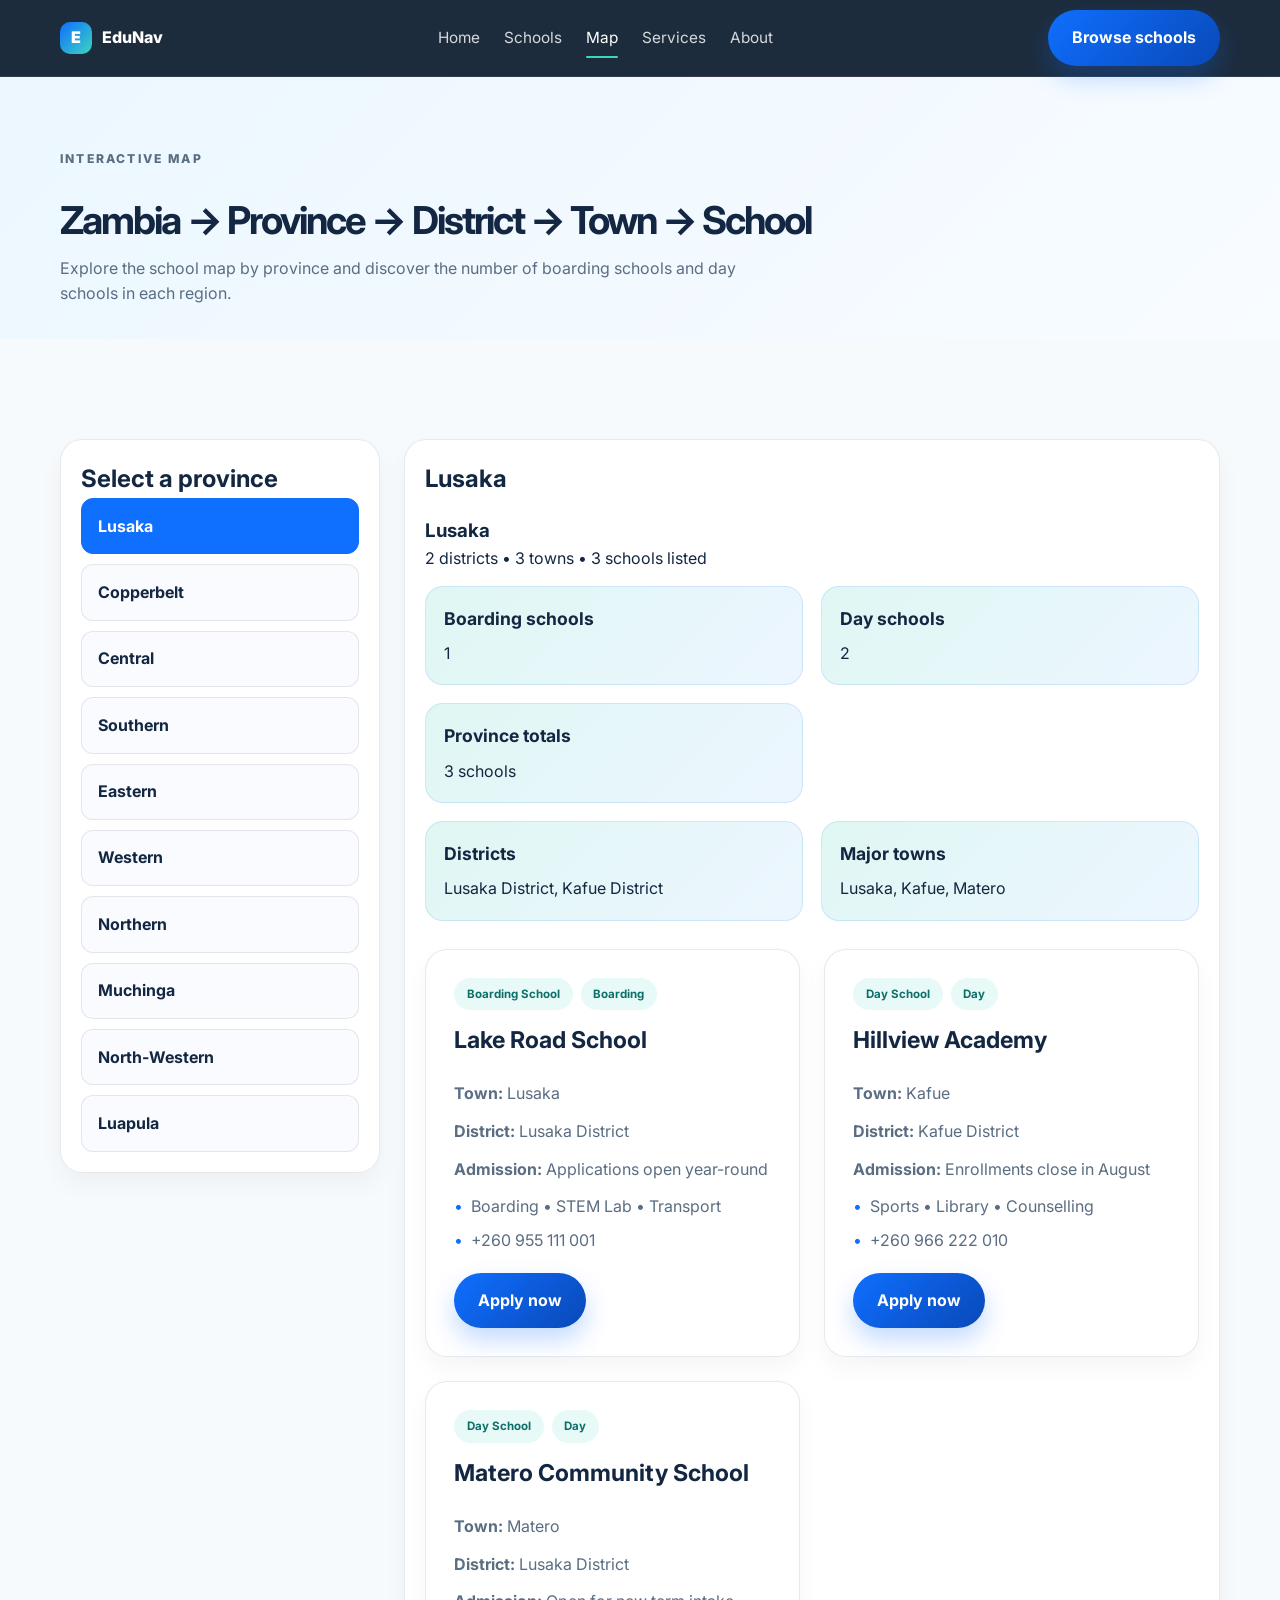
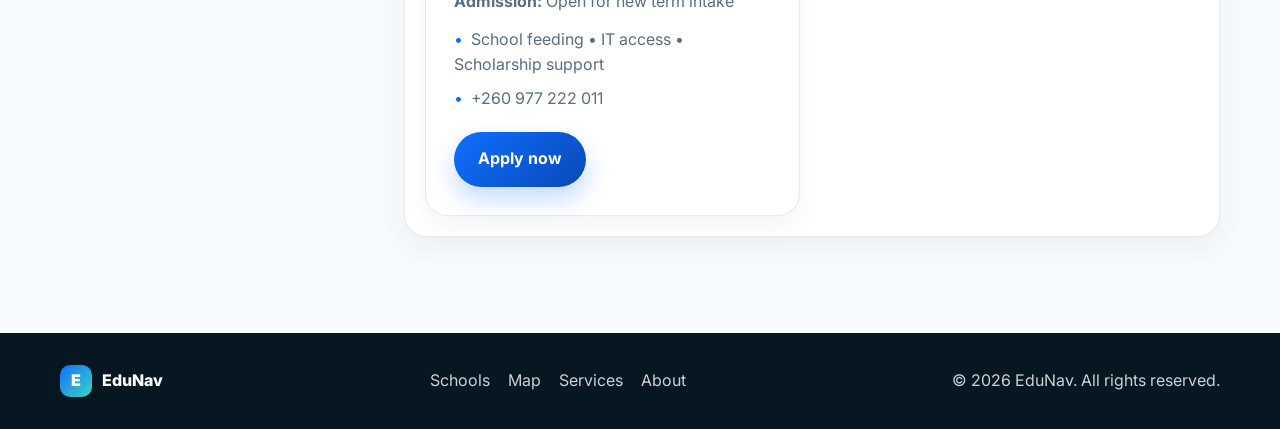
<file: new-website/map.html>
<!DOCTYPE html>
<html lang="en">
  <head>
    <meta charset="UTF-8" />
    <meta name="viewport" content="width=device-width, initial-scale=1.0" />
    <meta name="description" content="Explore EduNav's interactive Zambia map by province, district, and town." />
    <title>Map | EduNav</title>
    <link rel="preconnect" href="https://fonts.googleapis.com" />
    <link rel="preconnect" href="https://fonts.gstatic.com" crossorigin />
    <link href="https://fonts.googleapis.com/css2?family=Inter:wght@400;500;600;700;800;900&display=swap" rel="stylesheet" />
    <link rel="stylesheet" href="style.css" />
    <script src="script.js" defer></script>
  </head>
  <body>
    <header class="site-header">
      <div class="container nav-wrap">
        <a href="index.html" class="brand" aria-label="EduNav home page">
          <span class="brand-mark">E</span>
          EduNav
        </a>

        <button class="menu-toggle" aria-label="Open navigation" aria-expanded="false">
          <span></span>
          <span></span>
          <span></span>
        </button>

        <nav class="main-nav" aria-label="Main navigation">
          <a href="index.html">Home</a>
          <a href="schools.html">Schools</a>
          <a href="map.html" class="active">Map</a>
          <a href="services.html">Services</a>
          <a href="about.html">About</a>
        </nav>

        <a href="schools.html" class="btn btn-primary nav-cta">Browse schools</a>
      </div>
    </header>

    <main>
      <section class="page-hero">
        <div class="container">
          <p class="eyebrow">INTERACTIVE MAP</p>
          <h1>Zambia → Province → District → Town → School</h1>
          <p>Explore the school map by province and discover the number of boarding schools and day schools in each region.</p>
        </div>
      </section>

      <section class="page-shell">
        <div class="container map-layout">
          <aside class="map-panel">
            <h2>Select a province</h2>
            <div class="province-list">
              <button class="province-pill active" data-province="Lusaka">Lusaka</button>
              <button class="province-pill" data-province="Copperbelt">Copperbelt</button>
              <button class="province-pill" data-province="Central">Central</button>
              <button class="province-pill" data-province="Southern">Southern</button>
              <button class="province-pill" data-province="Eastern">Eastern</button>
              <button class="province-pill" data-province="Western">Western</button>
              <button class="province-pill" data-province="Northern">Northern</button>
              <button class="province-pill" data-province="Muchinga">Muchinga</button>
              <button class="province-pill" data-province="North-Western">North-Western</button>
              <button class="province-pill" data-province="Luapula">Luapula</button>
            </div>
          </aside>

          <div class="details-panel">
            <h2 id="selectedProvince">Lusaka</h2>
            <div id="provinceDetail"></div>
            <div id="mapDetails"></div>
          </div>
        </div>
      </section>
    </main>

    <footer class="site-footer">
      <div class="container footer-wrap">
        <div>
          <a href="index.html" class="brand footer-brand">
            <span class="brand-mark">E</span>
            EduNav
          </a>
        </div>

        <nav class="footer-nav" aria-label="Footer links">
          <a href="schools.html">Schools</a>
          <a href="map.html">Map</a>
          <a href="services.html">Services</a>
          <a href="about.html">About</a>
        </nav>

        <p>© <span id="year"></span> EduNav. All rights reserved.</p>
      </div>
    </footer>
  </body>
</html>
</file>
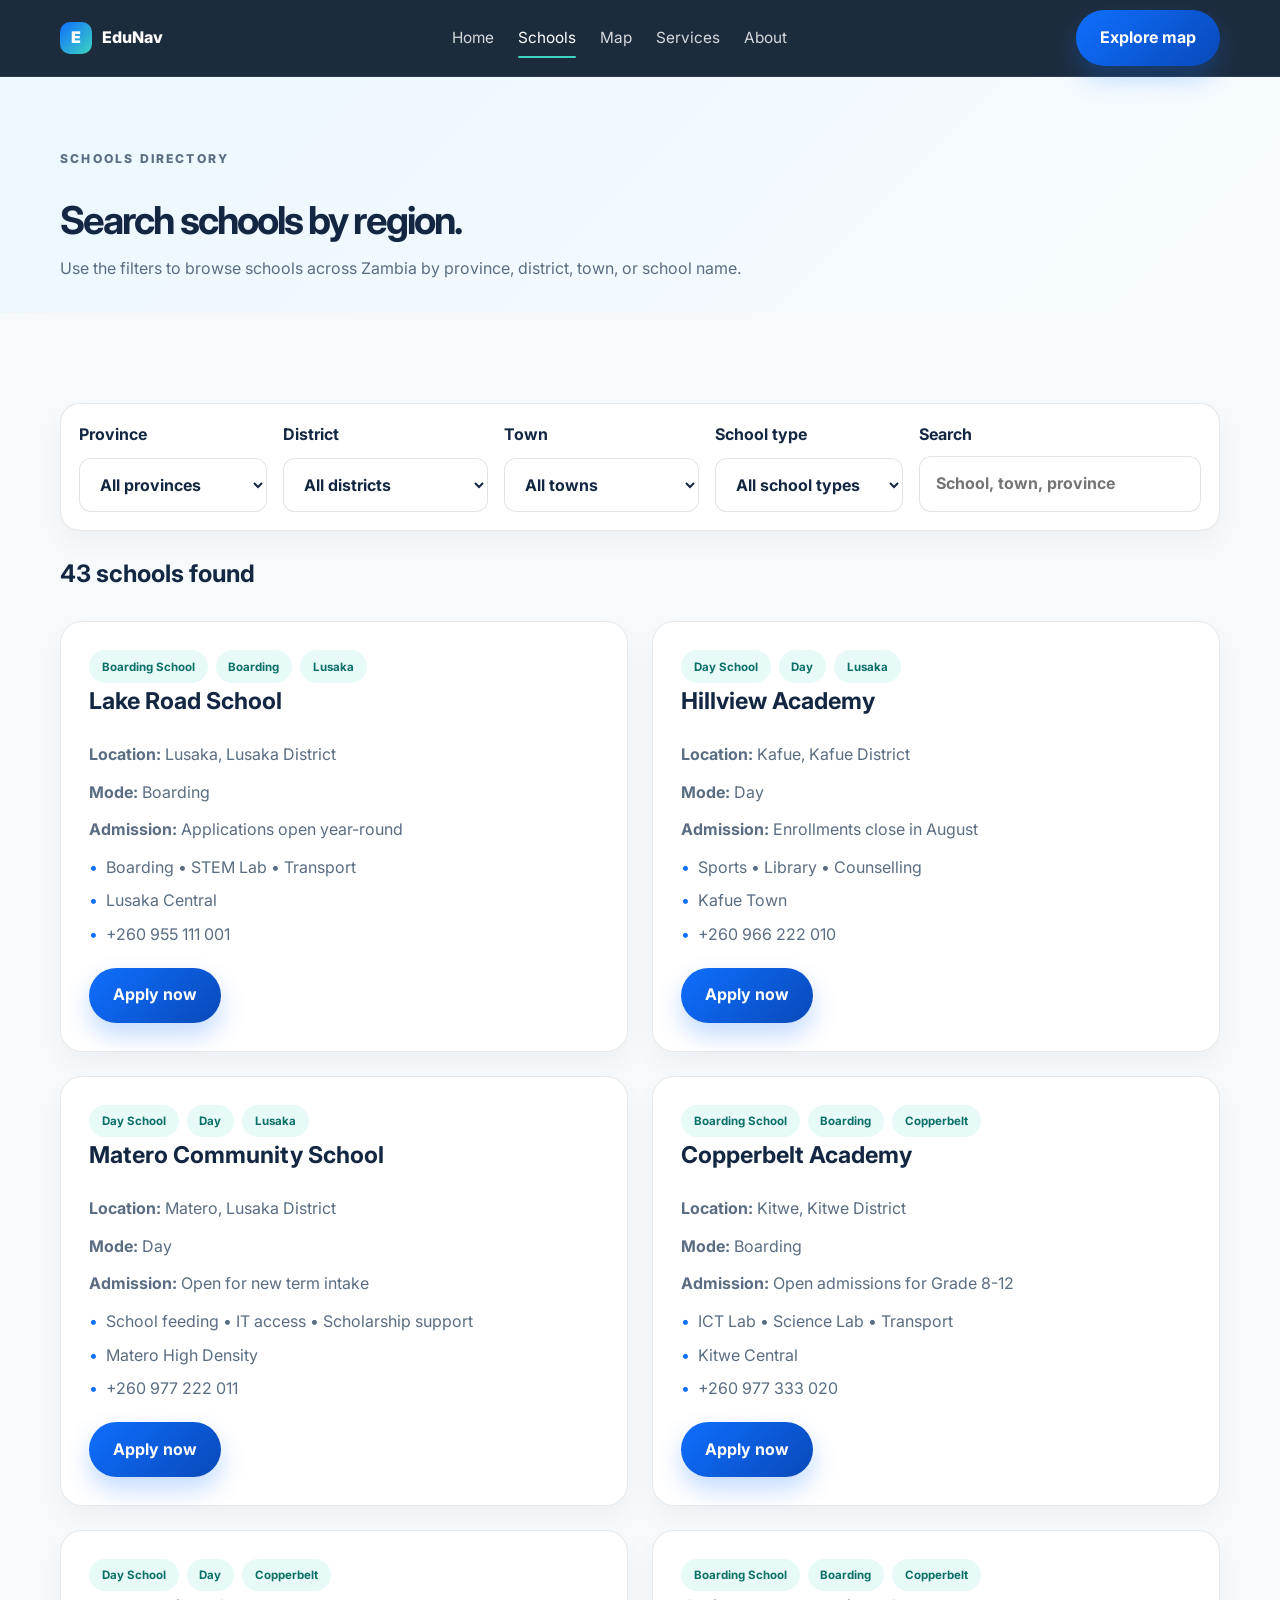
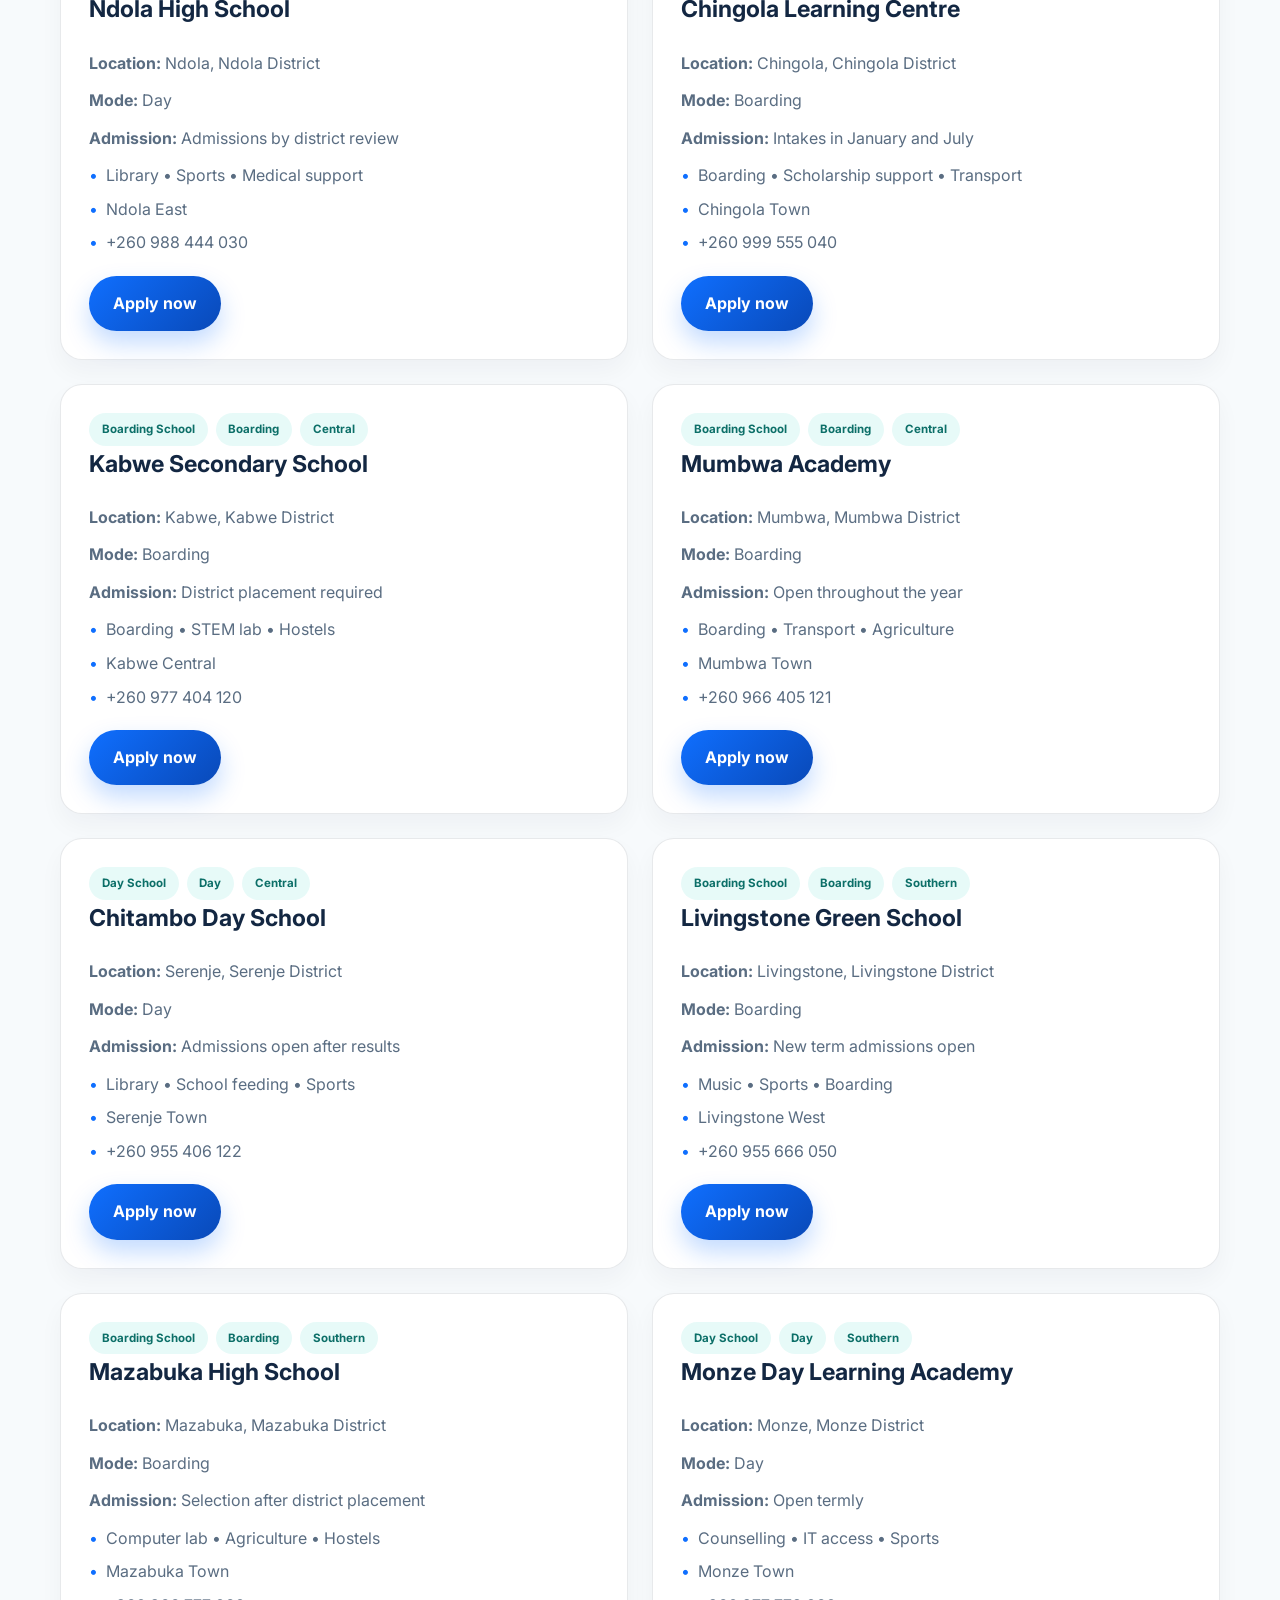
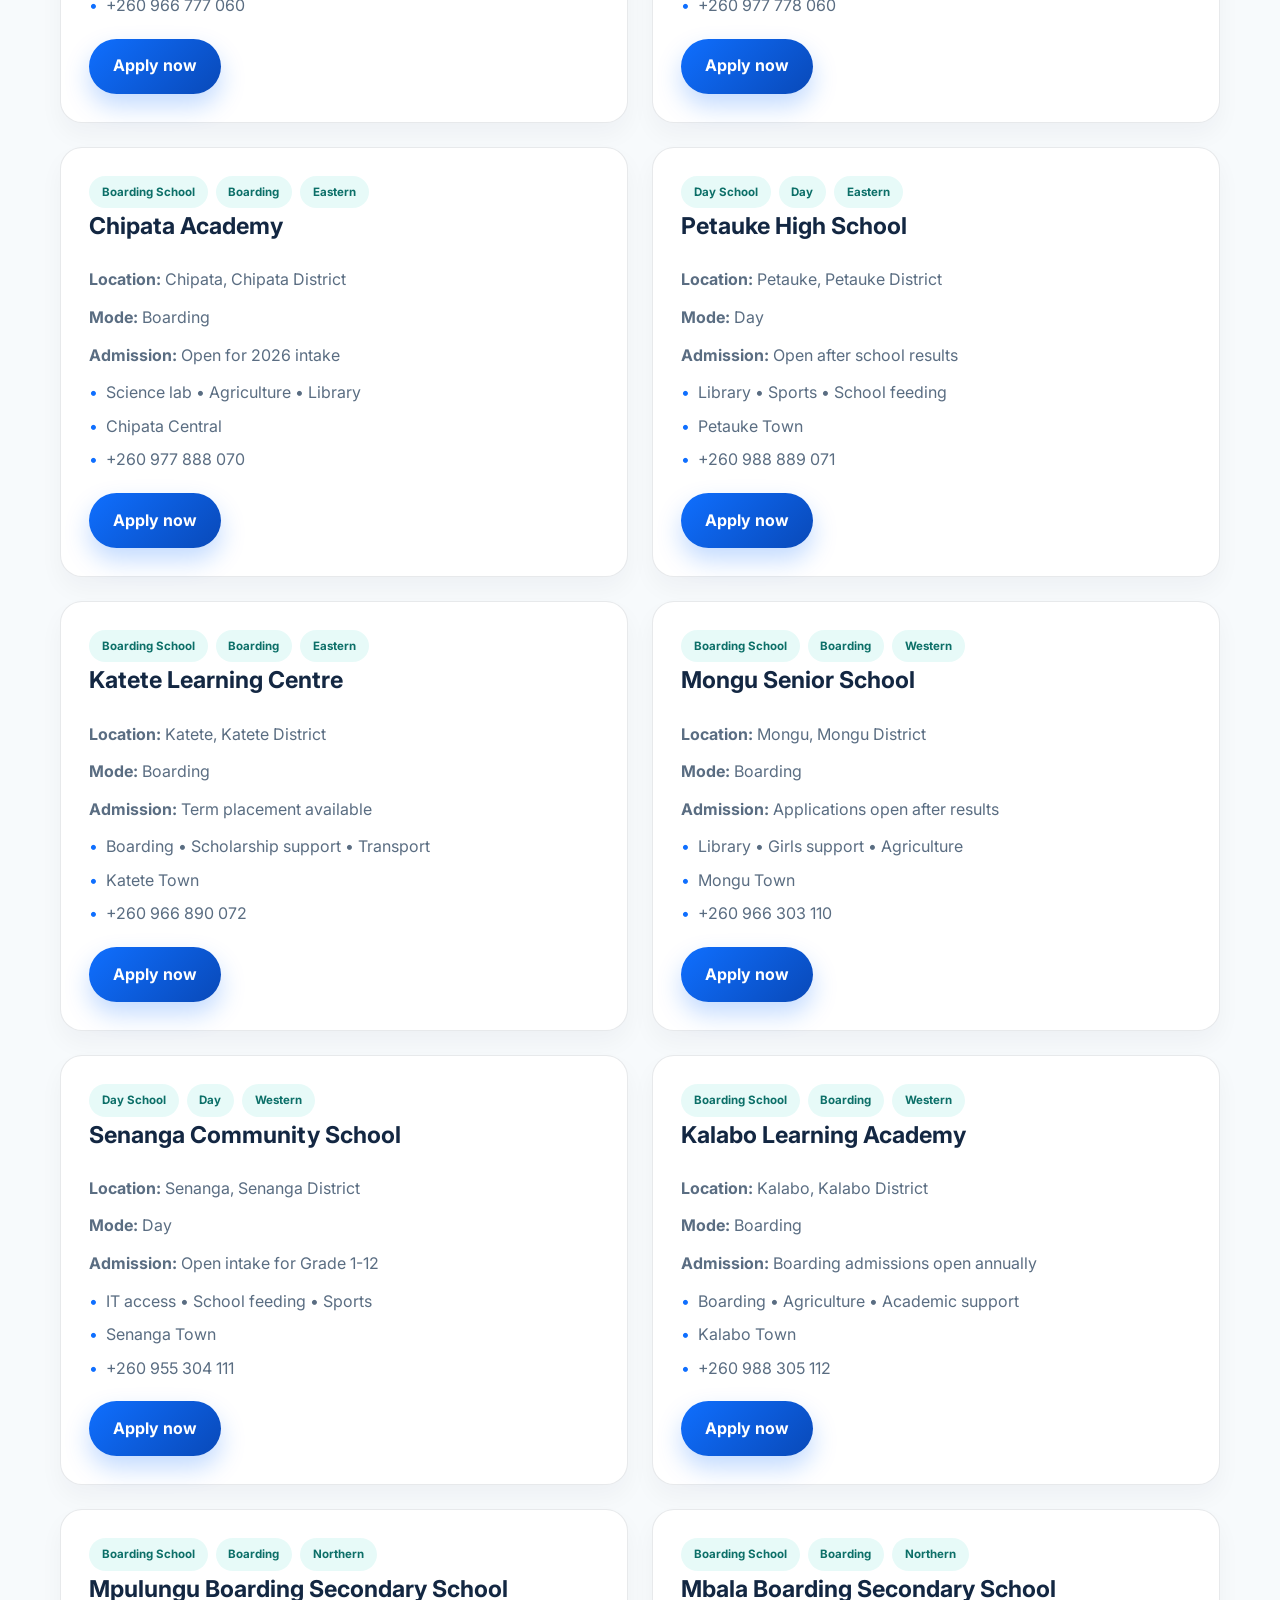
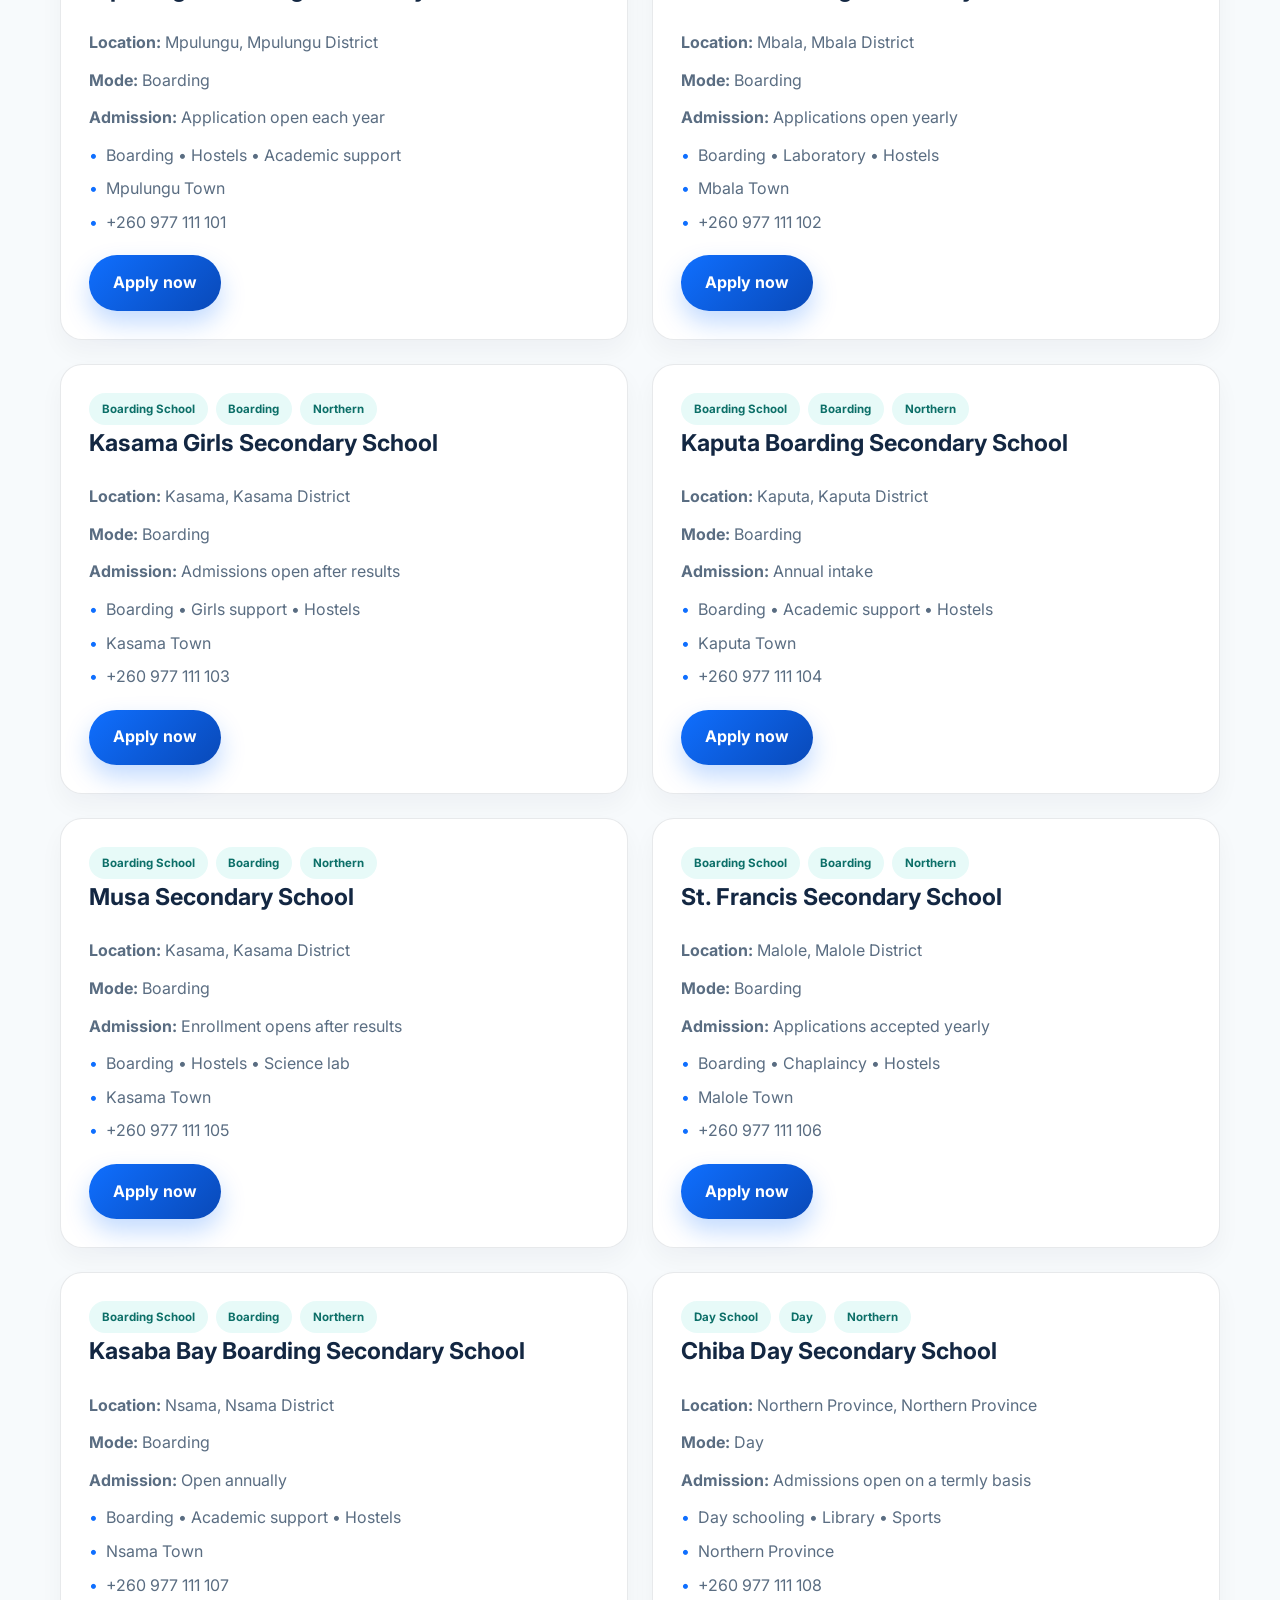
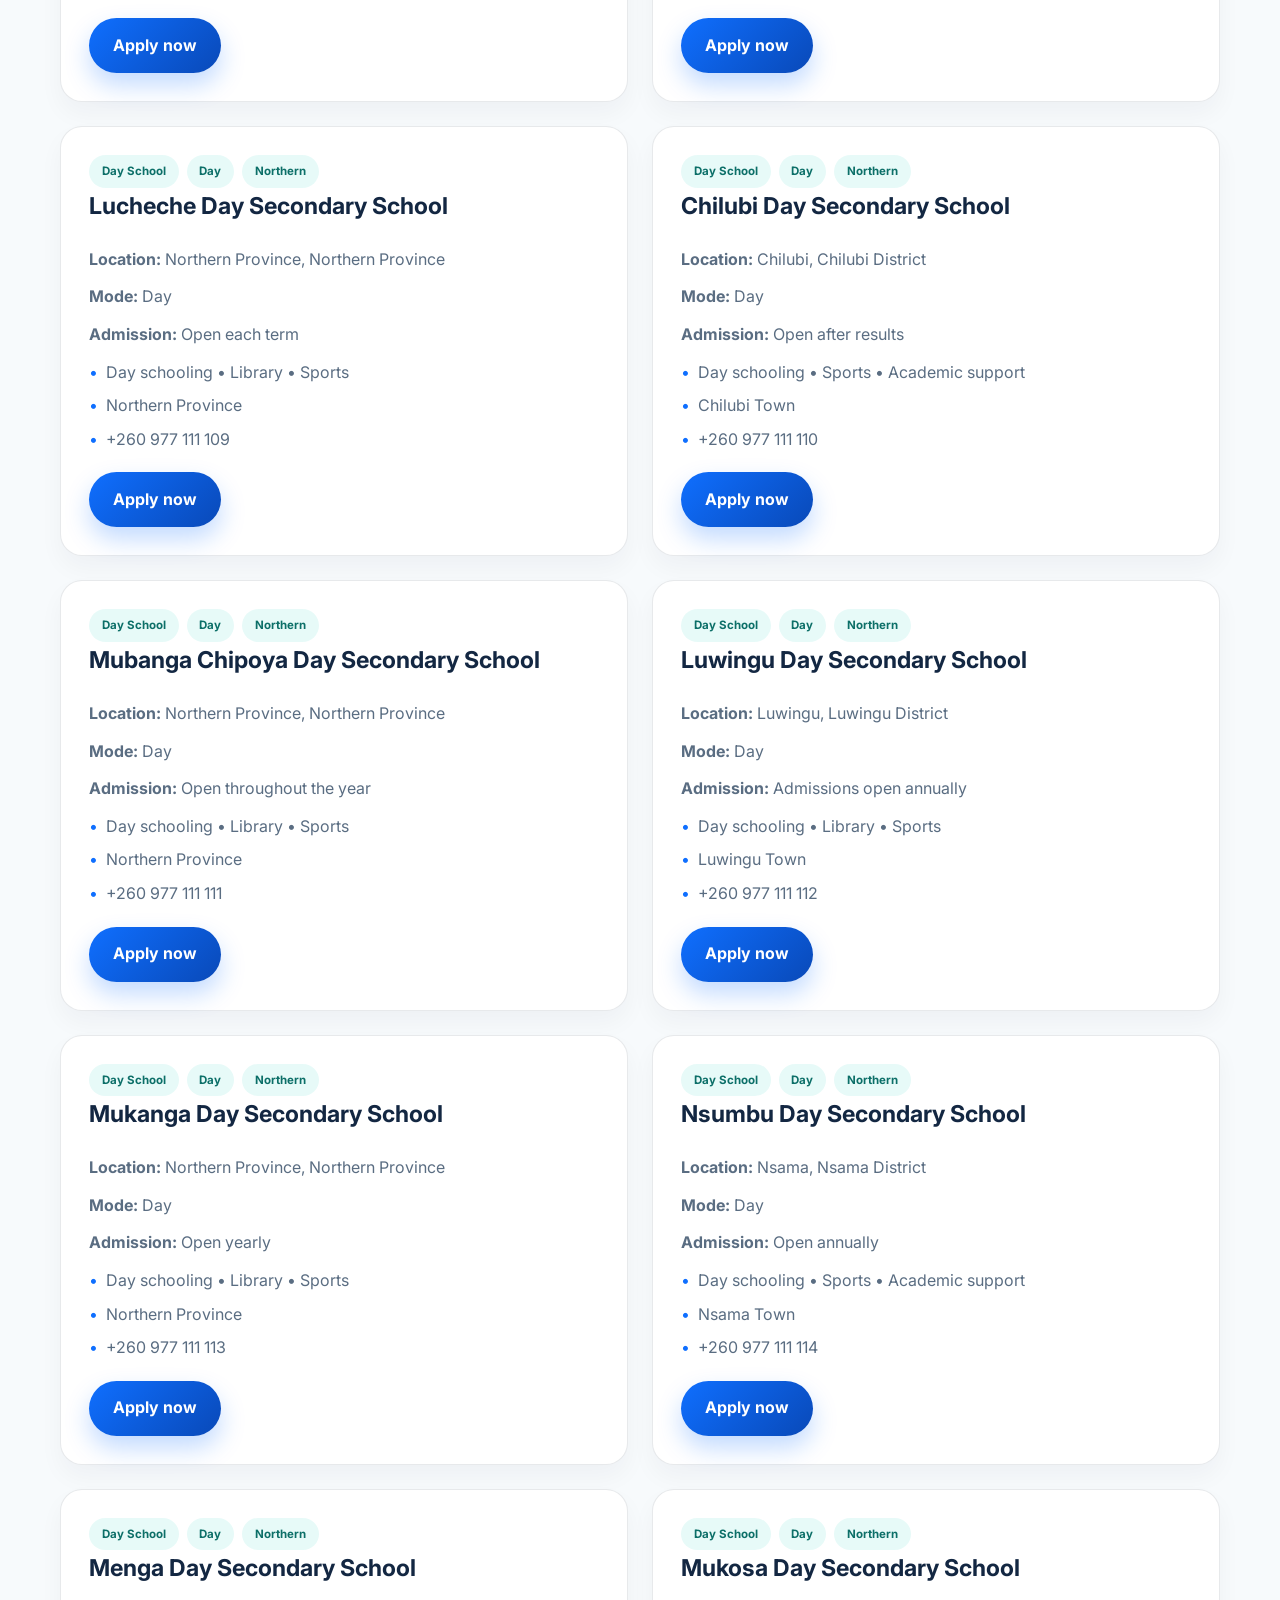
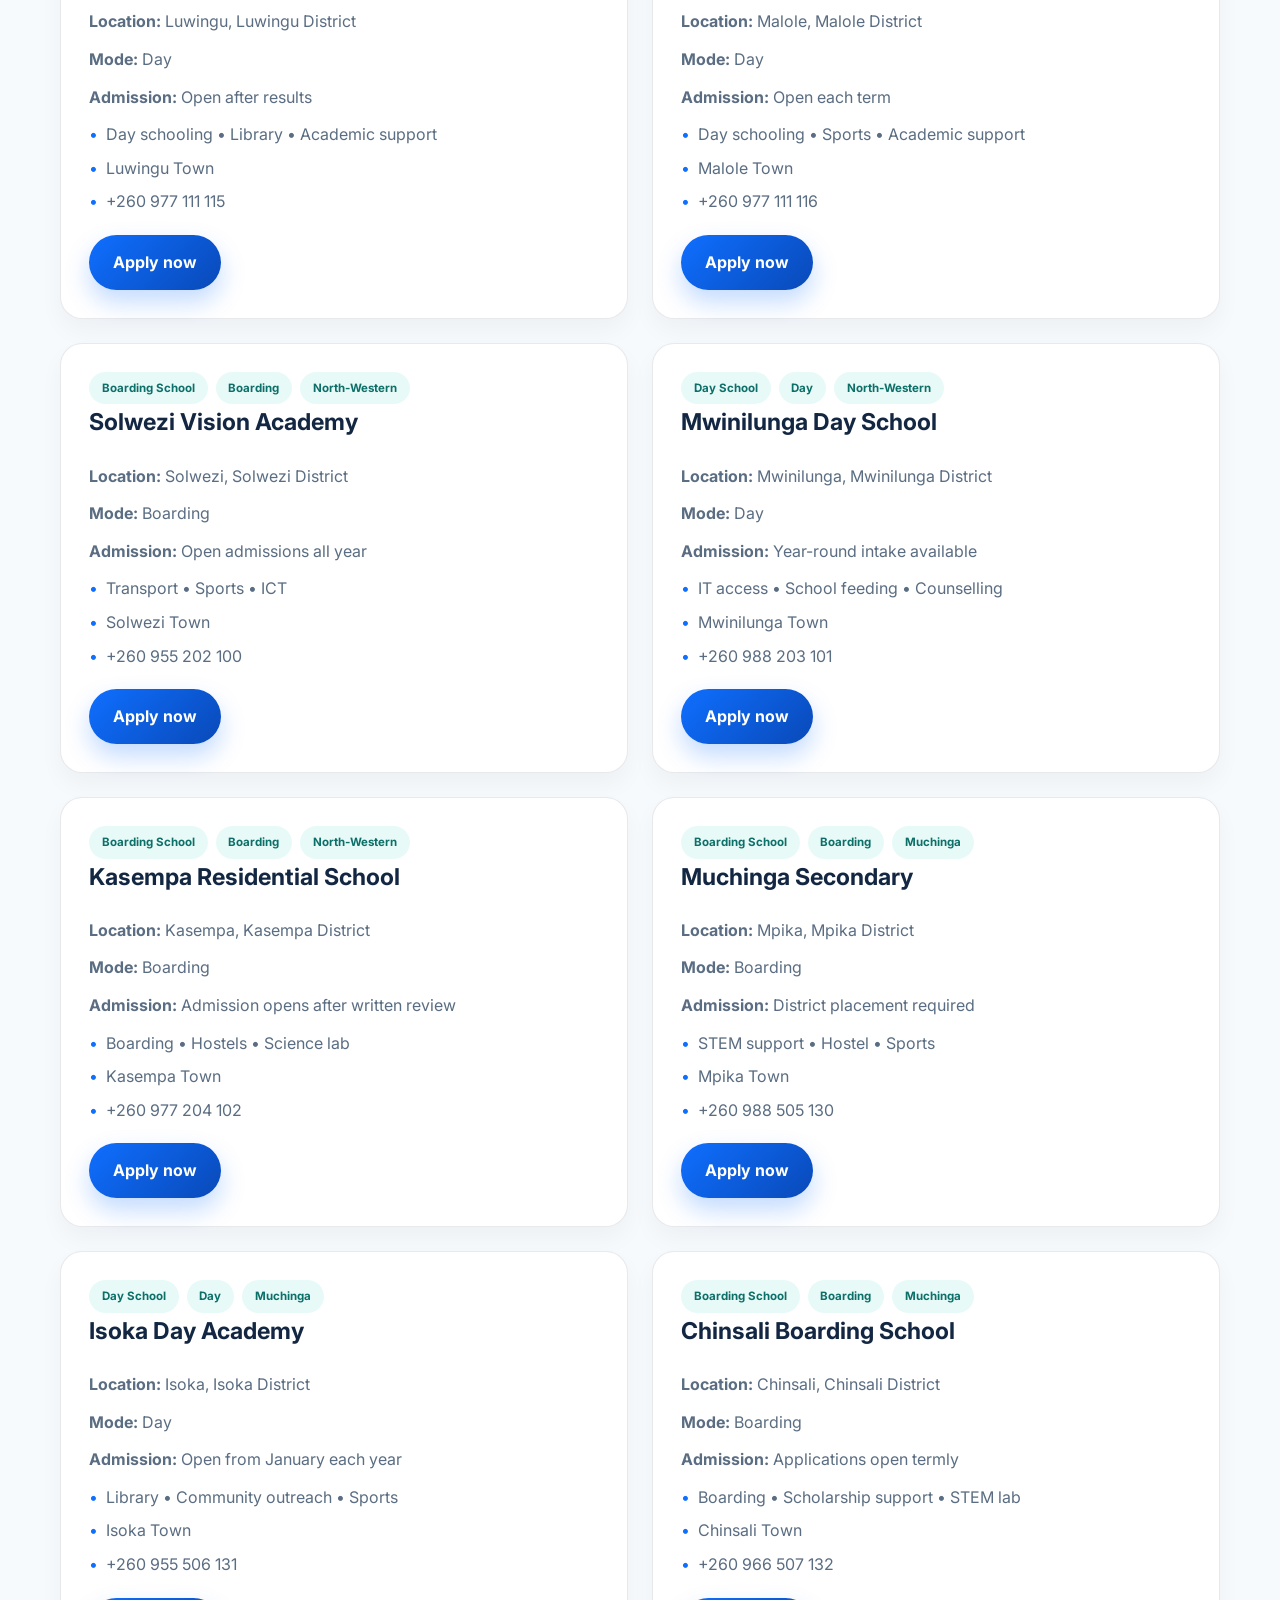
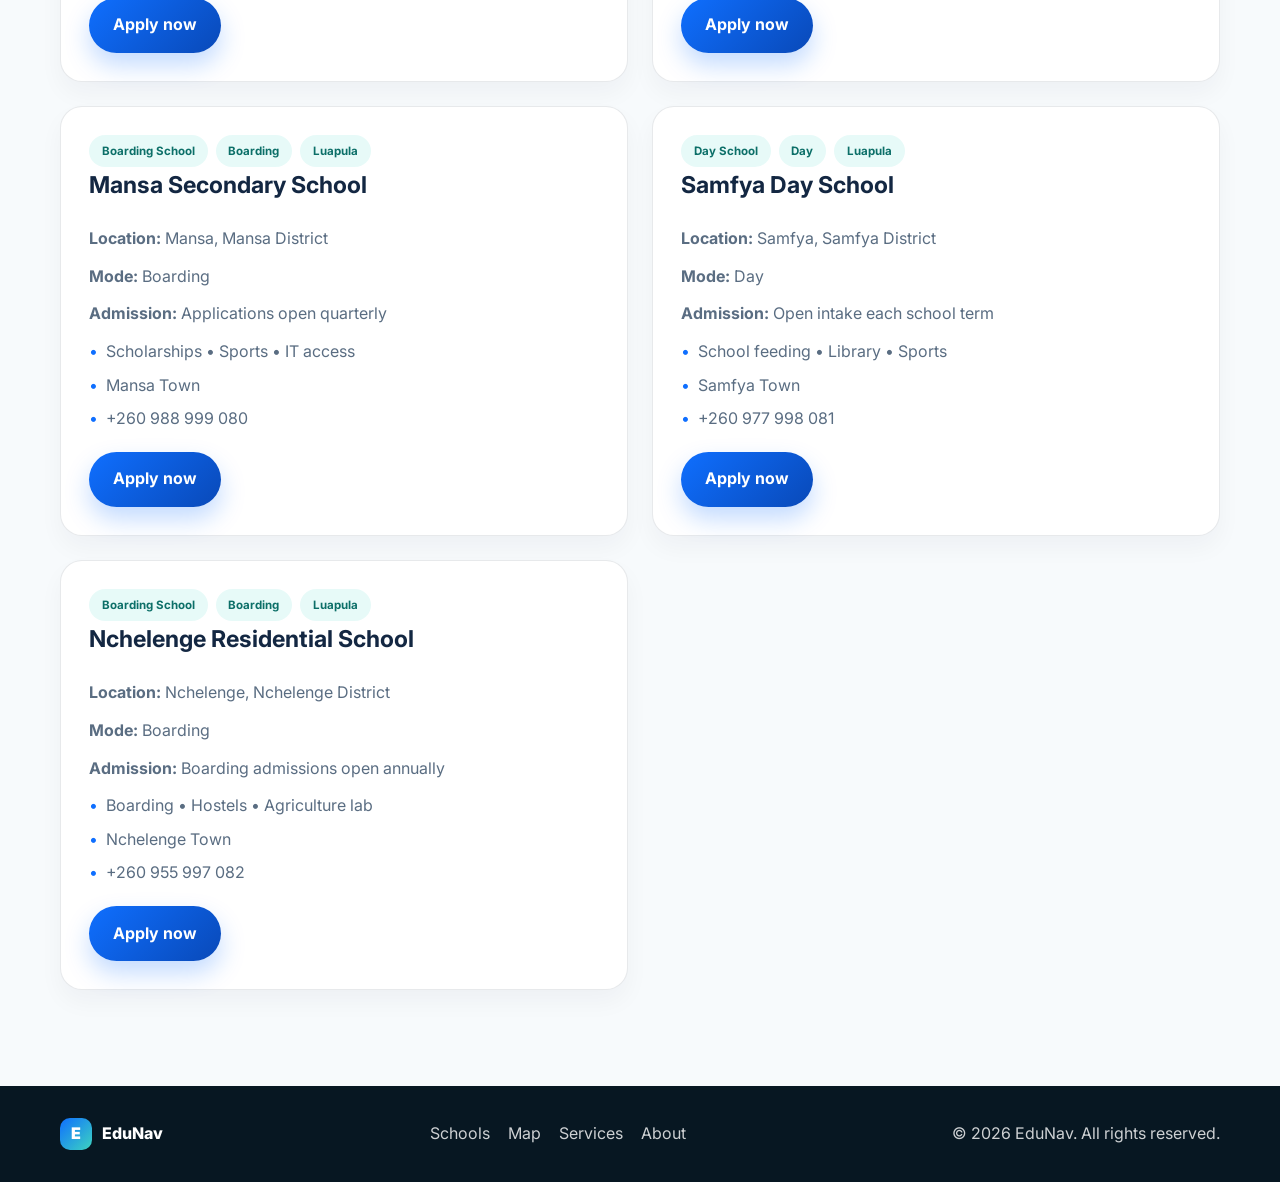
<file: new-website/schools.html>
<!DOCTYPE html>
<html lang="en">
  <head>
    <meta charset="UTF-8" />
    <meta name="viewport" content="width=device-width, initial-scale=1.0" />
    <meta name="description" content="Browse schools across Zambia by province, district, and town through the EduNav directory." />
    <title>Schools Directory | EduNav</title>
    <link rel="preconnect" href="https://fonts.googleapis.com" />
    <link rel="preconnect" href="https://fonts.gstatic.com" crossorigin />
    <link href="https://fonts.googleapis.com/css2?family=Inter:wght@400;500;600;700;800;900&display=swap" rel="stylesheet" />
    <link rel="stylesheet" href="style.css" />
    <script src="script.js" defer></script>
  </head>
  <body>
    <header class="site-header">
      <div class="container nav-wrap">
        <a href="index.html" class="brand" aria-label="EduNav home page">
          <span class="brand-mark">E</span>
          EduNav
        </a>

        <button class="menu-toggle" aria-label="Open navigation" aria-expanded="false">
          <span></span>
          <span></span>
          <span></span>
        </button>

        <nav class="main-nav" aria-label="Main navigation">
          <a href="index.html">Home</a>
          <a href="schools.html" class="active">Schools</a>
          <a href="map.html">Map</a>
          <a href="services.html">Services</a>
          <a href="about.html">About</a>
        </nav>

        <a href="map.html" class="btn btn-primary nav-cta">Explore map</a>
      </div>
    </header>

    <main>
      <section class="page-hero">
        <div class="container">
          <p class="eyebrow">SCHOOLS DIRECTORY</p>
          <h1>Search schools by region.</h1>
          <p>Use the filters to browse schools across Zambia by province, district, town, or school name.</p>
        </div>
      </section>

      <section class="page-shell">
        <div class="container">
          <div class="filter-bar">
            <label>
              Province
              <select id="provinceFilter"></select>
            </label>
            <label>
              District
              <select id="districtFilter"></select>
            </label>
            <label>
              Town
              <select id="townFilter"></select>
            </label>
            <label>
              School type
              <select id="schoolTypeFilter">
                <option value="All">All school types</option>
                <option value="Boarding">Boarding</option>
                <option value="Day">Day</option>
              </select>
            </label>
            <label>
              Search
              <input id="schoolSearch" type="search" placeholder="School, town, province" />
            </label>
          </div>

          <div class="school-results" style="margin-top: 24px;">
            <h2 id="schoolCount">Schools found</h2>
          </div>

          <div id="schoolResults" class="school-results"></div>
        </div>
      </section>
    </main>

    <footer class="site-footer">
      <div class="container footer-wrap">
        <div>
          <a href="index.html" class="brand footer-brand">
            <span class="brand-mark">E</span>
            EduNav
          </a>
        </div>

        <nav class="footer-nav" aria-label="Footer links">
          <a href="schools.html">Schools</a>
          <a href="map.html">Map</a>
          <a href="services.html">Services</a>
          <a href="about.html">About</a>
        </nav>

        <p>© <span id="year"></span> EduNav. All rights reserved.</p>
      </div>
    </footer>
  </body>
</html>
</file>
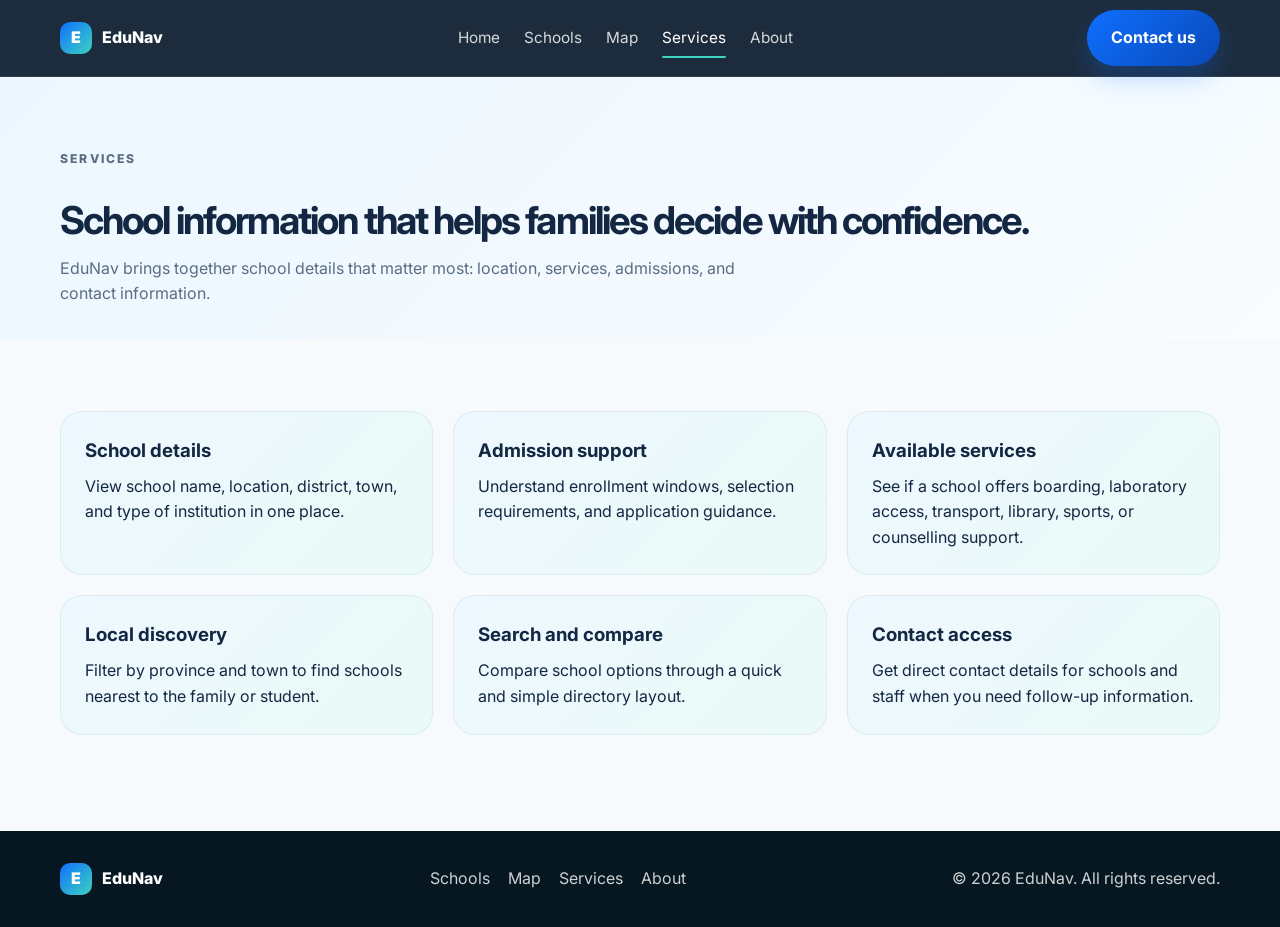
<file: new-website/services.html>
<!DOCTYPE html>
<html lang="en">
  <head>
    <meta charset="UTF-8" />
    <meta name="viewport" content="width=device-width, initial-scale=1.0" />
    <meta name="description" content="Learn about the services and school information available through EduNav." />
    <title>Services | EduNav</title>
    <link rel="preconnect" href="https://fonts.googleapis.com" />
    <link rel="preconnect" href="https://fonts.gstatic.com" crossorigin />
    <link href="https://fonts.googleapis.com/css2?family=Inter:wght@400;500;600;700;800;900&display=swap" rel="stylesheet" />
    <link rel="stylesheet" href="style.css" />
    <script src="script.js" defer></script>
  </head>
  <body>
    <header class="site-header">
      <div class="container nav-wrap">
        <a href="index.html" class="brand" aria-label="EduNav home page">
          <span class="brand-mark">E</span>
          EduNav
        </a>

        <button class="menu-toggle" aria-label="Open navigation" aria-expanded="false">
          <span></span>
          <span></span>
          <span></span>
        </button>

        <nav class="main-nav" aria-label="Main navigation">
          <a href="index.html">Home</a>
          <a href="schools.html">Schools</a>
          <a href="map.html">Map</a>
          <a href="services.html" class="active">Services</a>
          <a href="about.html">About</a>
        </nav>

        <a href="about.html" class="btn btn-primary nav-cta">Contact us</a>
      </div>
    </header>

    <main>
      <section class="page-hero">
        <div class="container">
          <p class="eyebrow">SERVICES</p>
          <h1>School information that helps families decide with confidence.</h1>
          <p>EduNav brings together school details that matter most: location, services, admissions, and contact information.</p>
        </div>
      </section>

      <section class="page-shell">
        <div class="container value-grid">
          <article class="value-box">
            <h3>School details</h3>
            <p>View school name, location, district, town, and type of institution in one place.</p>
          </article>
          <article class="value-box">
            <h3>Admission support</h3>
            <p>Understand enrollment windows, selection requirements, and application guidance.</p>
          </article>
          <article class="value-box">
            <h3>Available services</h3>
            <p>See if a school offers boarding, laboratory access, transport, library, sports, or counselling support.</p>
          </article>
          <article class="value-box">
            <h3>Local discovery</h3>
            <p>Filter by province and town to find schools nearest to the family or student.</p>
          </article>
          <article class="value-box">
            <h3>Search and compare</h3>
            <p>Compare school options through a quick and simple directory layout.</p>
          </article>
          <article class="value-box">
            <h3>Contact access</h3>
            <p>Get direct contact details for schools and staff when you need follow-up information.</p>
          </article>
        </div>
      </section>
    </main>

    <footer class="site-footer">
      <div class="container footer-wrap">
        <div>
          <a href="index.html" class="brand footer-brand">
            <span class="brand-mark">E</span>
            EduNav
          </a>
        </div>

        <nav class="footer-nav" aria-label="Footer links">
          <a href="schools.html">Schools</a>
          <a href="map.html">Map</a>
          <a href="services.html">Services</a>
          <a href="about.html">About</a>
        </nav>

        <p>© <span id="year"></span> EduNav. All rights reserved.</p>
      </div>
    </footer>
  </body>
</html>
</file>
<file: style.css>
*{box-sizing:border-box;margin:0;padding:0}html{scroll-behavior:smooth}body{font-family:Times New Roman,Helvetica,serif;color:#142033;line-height:1.6}a{text-decoration:none;color:inherit}.container{max-width:1160px;margin:auto;padding:0 24px}.header{position:sticky;top:0;z-index:20;background:#fff;border-bottom:1px solid #dce6f0}.nav{height:72px;display:flex;align-items:center;justify-content:space-between}.logo{font-weight:900;font-size:21px;color:#071a33}.logo b{display:inline-grid;place-items:center;width:34px;height:34px;border-radius:10px;color:#fff;background:linear-gradient(135deg,#1479ff,#20b486);margin-right:8px}.logo span{color:#1479ff}.nav-links{display:flex;gap:25px;list-style:none;font-weight:700;font-size:14px}.nav-links a:hover{color:#1479ff}.menu{display:none;border:0;background:none;font-size:28px}.hero{padding:95px 0;background:linear-gradient(135deg,#f4f9ff,#fff,#effcf9)}.hero-grid,.split{display:grid;grid-template-columns:1.05fr .95fr;gap:70px;align-items:center}.eyebrow{font-size:12px;letter-spacing:2px;font-weight:900;color:#1479ff;margin-bottom:14px}.hero h1{font-size:clamp(42px,6vw,68px);line-height:1.02;color:#071a33;letter-spacing:-2px;margin-bottom:22px}.hero h1 span,h2 span{color:#1479ff}.lead{font-size:18px;color:#68778c;max-width:620px;margin-bottom:28px}.btn{display:inline-block;padding:13px 21px;border-radius:9px;font-weight:800;font-size:14px;margin:4px}.primary{background:#1479ff;color:#fff}.secondary{background:#fff;border:1px solid #dce6f0}.mockup,.dashboard{background:#fff;border:1px solid #dce6f0;border-radius:22px;padding:28px;box-shadow:0 18px 50px rgba(7,26,51,.1)}.mock-head,.dash-head{display:flex;justify-content:space-between;align-items:center;color:#68778c;font-size:13px}.mock-head strong,.dash-head>span{color:#20b486}.qr{width:190px;height:190px;margin:27px auto 18px;display:grid;grid-template-columns:repeat(3,1fr);gap:7px;padding:16px;border:1px solid #dce6f0;border-radius:15px}.qr i{background:#071a33;border-radius:3px}.qr i:nth-child(2),.qr i:nth-child(6){background:#1479ff}.qr em{display:grid;place-items:center;background:#20b486;color:#fff;border-radius:3px;font-style:normal;font-size:24px;font-weight:900}.mockup h3,.mockup>p{text-align:center}.mockup>p{color:#68778c;font-size:13px}.stats,.dash-stats{display:grid;grid-template-columns:repeat(3,1fr);gap:10px;margin-top:22px}.stats div,.dash-stats div{background:#f4f8fc;border-radius:10px;padding:13px}.stats b,.stats small,.dash-stats b,.dash-stats small{display:block}.stats b,.dash-stats b{font-size:21px;color:#071a33}.stats small,.dash-stats small{font-size:11px;color:#68778c}.section{padding:95px 0}.light{background:#f4f8fc}.heading{max-width:730px;margin-bottom:42px}.heading.center{text-align:center;margin-left:auto;margin-right:auto}.heading h2,.split h2,.cta h2,.contact h2{font-size:clamp(32px,4vw,48px);line-height:1.1;color:#071a33;margin-bottom:14px}.heading>p:last-child,.split>div>p,.contact p{color:#68778c;font-size:17px}.grid{display:grid;gap:18px}.four{grid-template-columns:repeat(4,1fr)}.three{grid-template-columns:repeat(3,1fr)}.card,.feature,.team article,.risks article{background:#fff;border:1px solid #dce6f0;border-radius:16px;padding:25px}.card:hover,.feature:hover,.team article:hover{transform:translateY(-4px);box-shadow:0 18px 40px rgba(7,26,51,.08)}.card,.feature,.team article{transition:.2s}.icon{display:grid;place-items:center;width:44px;height:44px;border-radius:11px;background:#eaf3ff;color:#1479ff;margin-bottom:18px;font-size:20px}.card h3,.feature h3,.team h3{color:#071a33;margin-bottom:7px}.card p,.feature p,.team p{color:#68778c;font-size:13px}.checks{list-style:none;margin:24px 0}.checks li{margin:11px 0;font-weight:700}.checks li:first-letter{color:#20b486}.text-link{color:#1479ff;font-weight:900}.dashboard{max-width:520px;margin:auto}.dash-head small{color:#1479ff;letter-spacing:1.5px;font-weight:900}.dash-head h3{color:#071a33}.dash-head>span{background:#eafaf5;padding:6px 10px;border-radius:20px;font-size:11px}.bars{height:170px;display:flex;align-items:end;gap:12px;margin-top:20px}.bars i{flex:1;background:linear-gradient(#35c8c0,#1479ff);border-radius:6px 6px 0 0}.rad{display:grid;grid-template-columns:1fr auto 1fr auto 1fr auto 1fr;align-items:center;gap:12px}.rad>div{background:#fff;border:1px solid #dce6f0;border-radius:15px;padding:20px;min-height:145px}.rad b{display:grid;place-items:center;width:31px;height:31px;background:#1479ff;color:#fff;border-radius:50%;margin-bottom:10px}.rad h3{font-size:15px;color:#071a33}.rad p{font-size:12px;color:#68778c}.rad>span{font-size:25px;color:#1479ff;font-weight:900}.team{display:grid;grid-template-columns:repeat(5,1fr);gap:15px}.team article{text-align:center;position:relative}.team article>b{position:absolute;right:10px;top:8px;color:#aebdce;font-size:10px}.team article>div{width:58px;height:58px;margin:3px auto 12px;display:grid;place-items:center;border-radius:50%;background:#eaf3ff;color:#071a33;font-weight:900}.team h3{font-size:14px;line-height:1.25}.team p{min-height:40px;font-size:11px}.team small{color:#1479ff;font-weight:900;font-size:11px}.risks{display:grid;grid-template-columns:repeat(2,1fr);gap:18px}.risks article{display:flex;gap:18px}.risks article>b{width:44px;height:44px;flex:0 0 44px;display:grid;place-items:center;background:#fff2e7;color:#d66a00;border-radius:11px}.risks p{font-size:13px;color:#68778c;margin:4px 0 9px}.risks strong{font-size:13px;color:#20b486}.cta{background:linear-gradient(135deg,#071a33,#0d2a4a);color:#fff;padding:65px 0}.cta-inner{display:flex;justify-content:space-between;align-items:center;gap:25px}.cta h2{color:#fff}.cta p:last-child{color:#b9c8d8}.cta .eyebrow{color:#35c8c0}.white{background:#fff;color:#071a33}.contact{padding:60px 0}.contact p{font-size:15px}footer{background:#041326;color:#aebdce;padding:28px 0}.footer{display:flex;justify-content:space-between;align-items:center;gap:20px;font-size:12px}.footer small{display:block;color:#7e91a8;font-weight:normal;font-size:11px;margin-top:4px} 
h1{
  font-family: "Times New Roman", Times, Bold, serif;
}

* { box-sizing: border-box; margin: 0; padding: 0; }

html { scroll-behavior: smooth; }

body {
  font-family: "Segoe UI", Arial, sans-serif;
  color: var(--navy);
  line-height: 1.6;
  background: linear-gradient(180deg, #f7faff 0%, #ffffff 18%, #f9fbff 100%);
}

a { text-decoration: none; color: inherit; }

.container { max-width: 1160px; margin: 0 auto; padding: 0 24px; }

.header {
  position: sticky;
  top: 0;
  z-index: 40;
  background: rgba(255, 255, 255, 0.72);
  backdrop-filter: blur(18px);
  -webkit-backdrop-filter: blur(18px);
  border-bottom: 1px solid rgba(148, 164, 192, 0.22);
}

.nav-shell { padding-top: 18px; padding-bottom: 18px; }

.nav {
  display: flex;
  align-items: center;
  justify-content: space-between;
  min-height: 78px;
  padding: 12px 18px 12px 16px;
  background: rgba(255, 255, 255, 0.9);
  border: 1px solid rgba(148, 164, 192, 0.2);
  border-radius: 20px;
  box-shadow: var(--shadow-soft);
}

.logo {
  display: inline-flex;
  align-items: center;
  gap: 12px;
  font-weight: 900;
  font-size: 1.32rem;
  color: var(--navy);
  letter-spacing: -0.04em;
}

.logo-mark {
  display: inline-grid;
  place-items: center;
  width: 38px;
  height: 38px;
  border-radius: 12px;
  color: var(--white);
  background: linear-gradient(135deg, var(--blue) 0%, var(--green) 100%);
  box-shadow: 0 12px 24px rgba(20, 121, 255, 0.28);
  font-size: 1.08rem;
}

.logo-text span { color: var(--blue); }

.nav-right {
  display: flex;
  align-items: center;
  gap: 18px;
}

.nav-links {
  display: flex;
  align-items: center;
  gap: 26px;
  list-style: none;
  font-size: 0.8rem;
  font-weight: 700;
  letter-spacing: 0.02em;
}

.nav-links a {
  position: relative;
  color: #4d5d74;
  transition: color 0.2s ease;
  padding: 8px 0;
}

.nav-links a::after {
  content: "";
  position: absolute;
  left: 0;
  bottom: -2px;
  width: 100%;
  height: 2px;
  background: linear-gradient(90deg, var(--blue), var(--green));
  opacity: 0;
  transform: scaleX(0.6);
  transition: all 0.2s ease;
}

.nav-links a:hover,
.nav-links a:focus-visible {
  color: var(--navy);
}

.nav-links a:hover::after,
.nav-links a:focus-visible::after {
  opacity: 1;
  transform: scaleX(1);
}

.btn {
  display: inline-block;
  padding: 13px 21px;
  border-radius: 12px;
  font-weight: 800;
  font-size: 0.84rem;
  transition: transform 0.2s ease, box-shadow 0.2s ease;
}

.btn:hover, .btn:focus-visible { transform: translateY(-1px); }

.primary {
  background: linear-gradient(135deg, var(--blue) 0%, var(--blue-deep) 100%);
  color: var(--white);
  border: 1px solid transparent;
  box-shadow: 0 12px 24px rgba(20, 121, 255, 0.22);
}

.nav-cta {
  margin: 0;
  padding: 12px 18px;
  white-space: nowrap;
}

.menu {
  display: none;
  border: 1px solid rgba(15, 32, 59, 0.12);
  background: rgba(255, 255, 255, 0.8);
  color: var(--navy);
  width: 44px;
  height: 44px;
  border-radius: 12px;
  font-size: 1.4rem;
  cursor: pointer;
}

.hero{padding:95px 0;background:linear-gradient(135deg,#f4f9ff,#fff,#effcf9)}.hero-grid,.split{display:grid;grid-template-columns:1.05fr .95fr;gap:70px;align-items:center}.eyebrow{font-size:12px;letter-spacing:2px;font-weight:900;color:#1479ff;margin-bottom:14px}.hero h1{font-size:clamp(42px,6vw,68px);line-height:1.02;color:#071a33;letter-spacing:-2px;margin-bottom:22px}.hero h1 span,h2 span{color:#1479ff}.lead{font-size:18px;color:#68778c;max-width:620px;margin-bottom:28px}.btn{display:inline-block;padding:13px 21px;border-radius:9px;font-weight:800;font-size:14px;margin:4px}.primary{background:#1479ff;color:#fff}.secondary{background:#fff;border:1px solid #dce6f0}.mockup,.dashboard{background:#fff;border:1px solid #dce6f0;border-radius:22px;padding:28px;box-shadow:0 18px 50px rgba(7,26,51,.1)}.mock-head,.dash-head{display:flex;justify-content:space-between;align-items:center;color:#68778c;font-size:13px}.mock-head strong,.dash-head>span{color:#20b486}.qr{width:190px;height:190px;margin:27px auto 18px;display:grid;grid-template-columns:repeat(3,1fr);gap:7px;padding:16px;border:1px solid #dce6f0;border-radius:15px}.qr i{background:#071a33;border-radius:3px}.qr i:nth-child(2),.qr i:nth-child(6){background:#1479ff}.qr em{display:grid;place-items:center;background:#20b486;color:#fff;border-radius:3px;font-style:normal;font-size:24px;font-weight:900}.mockup h3,.mockup>p{text-align:center}.mockup>p{color:#68778c;font-size:13px}.stats,.dash-stats{display:grid;grid-template-columns:repeat(3,1fr);gap:10px;margin-top:22px}.stats div,.dash-stats div{background:#f4f8fc;border-radius:10px;padding:13px}.stats b,.stats small,.dash-stats b,.dash-stats small{display:block}.stats b,.dash-stats b{font-size:21px;color:#071a33}.stats small,.dash-stats small{font-size:11px;color:#68778c}.section{padding:95px 0}.light{background:#f4f8fc}.heading{max-width:730px;margin-bottom:42px}.heading.center{text-align:center;margin-left:auto;margin-right:auto}.heading h2,.split h2,.cta h2,.contact h2{font-size:clamp(32px,4vw,48px);line-height:1.1;color:#071a33;margin-bottom:14px}.heading>p:last-child,.split>div>p,.contact p{color:#68778c;font-size:17px}.grid{display:grid;gap:18px}.four{grid-template-columns:repeat(4,1fr)}.three{grid-template-columns:repeat(3,1fr)}.card,.feature,.team article,.risks article{background:#fff;border:1px solid #dce6f0;border-radius:16px;padding:25px}.card:hover,.feature:hover,.team article:hover{transform:translateY(-4px);box-shadow:0 18px 40px rgba(7,26,51,.08)}.card,.feature,.team article{transition:.2s}.icon{display:grid;place-items:center;width:44px;height:44px;border-radius:11px;background:#eaf3ff;color:#1479ff;margin-bottom:18px;font-size:20px}.card h3,.feature h3,.team h3{color:#071a33;margin-bottom:7px}.card p,.feature p,.team p{color:#68778c;font-size:13px}.checks{list-style:none;margin:24px 0}.checks li{margin:11px 0;font-weight:700}.checks li:first-letter{color:#20b486}.text-link{color:#1479ff;font-weight:900}.dashboard{max-width:520px;margin:auto}.dash-head small{color:#1479ff;letter-spacing:1.5px;font-weight:900}.dash-head h3{color:#071a33}.dash-head>span{background:#eafaf5;padding:6px 10px;border-radius:20px;font-size:11px}.bars{height:170px;display:flex;align-items:end;gap:12px;margin-top:20px}.bars i{flex:1;background:linear-gradient(#35c8c0,#1479ff);border-radius:6px 6px 0 0}.feature{position:relative}.feature>small{position:absolute;right:20px;top:18px;color:#b9c7d6;font-size:24px;font-weight:900}.feature strong{display:block;color:#20b486;margin-top:20px;font-size:13px}.featured{border-color:#1479ff;box-shadow:0 15px 40px rgba(20,121,255,.12)}.benefits{display:grid;grid-template-columns:repeat(4,1fr);margin-top:28px;border:1px solid #dce6f0;border-radius:14px;overflow:hidden}.benefits div{padding:20px;border-right:1px solid #dce6f0}.benefits div:last-child{border:0}.benefits b,.benefits span{display:block}.benefits span{color:#68778c;font-size:11px}.rad{display:grid;grid-template-columns:1fr auto 1fr auto 1fr auto 1fr;align-items:center;gap:12px}.rad>div{background:#fff;border:1px solid #dce6f0;border-radius:15px;padding:20px;min-height:145px}.rad b{display:grid;place-items:center;width:31px;height:31px;background:#1479ff;color:#fff;border-radius:50%;margin-bottom:10px}.rad h3{font-size:15px;color:#071a33}.rad p{font-size:12px;color:#68778c}.rad>span{font-size:25px;color:#1479ff;font-weight:900}.team{display:grid;grid-template-columns:repeat(5,1fr);gap:15px}.team article{text-align:center;position:relative}.team article>b{position:absolute;right:10px;top:8px;color:#aebdce;font-size:10px}.team article>div{width:58px;height:58px;margin:3px auto 12px;display:grid;place-items:center;border-radius:50%;background:#eaf3ff;color:#071a33;font-weight:900}.team h3{font-size:14px;line-height:1.25}.team p{min-height:40px;font-size:11px}.team small{color:#1479ff;font-weight:900;font-size:11px}.risks{display:grid;grid-template-columns:repeat(2,1fr);gap:18px}.risks article{display:flex;gap:18px}.risks article>b{width:44px;height:44px;flex:0 0 44px;display:grid;place-items:center;background:#fff2e7;color:#d66a00;border-radius:11px}.risks p{font-size:13px;color:#68778c;margin:4px 0 9px}.risks strong{font-size:13px;color:#20b486}.cta{background:linear-gradient(135deg,#071a33,#0d2a4a);color:#fff;padding:65px 0}.cta-inner{display:flex;justify-content:space-between;align-items:center;gap:25px}.cta h2{color:#fff}.cta p:last-child{color:#b9c8d8}.cta .eyebrow{color:#35c8c0}.white{background:#fff;color:#071a33}.contact{padding:60px 0}.contact p{font-size:15px}footer{background:#041326;color:#aebdce;padding:28px 0}.footer{display:flex;justify-content:space-between;align-items:center;gap:20px;font-size:12px}.footer small{display:block;color:#7e91a8;font-weight:normal;font-size:11px;margin-top:4px}
@media(max-width:950px){.hero-grid,.split{grid-template-columns:1fr}.four{grid-template-columns:repeat(2,1fr)}.team{grid-template-columns:repeat(3,1fr)}.rad{grid-template-columns:1fr}.rad>span{transform:rotate(90deg);text-align:center}.nav-links{gap:14px}}
@media(max-width:700px){.menu{display:block}.nav-links{display:none;position:absolute;top:72px;left:0;right:0;background:#fff;padding:18px 24px;flex-direction:column;border-bottom:1px solid #dce6f0}.nav-links.open{display:flex}.hero{padding:65px 0}.section{padding:70px 0}.hero h1{font-size:43px}.four,.three,.team,.risks{grid-template-columns:1fr}.cta-inner,.footer{flex-direction:column;align-items:flex-start}.mockup{padding:22px}}
.gh{display:inline-block;margin-top:8px;font-size:11px;font-weight:800;color:#1479ff;border:1px solid #dce6f0;border-radius:20px;padding:3px 11px;transition:.2s}
.gh:hover{background:#1479ff;color:#fff}
.users{background:#fff;border:1px solid #dce6f0;border-radius:14px;padding:16px 20px;margin:0 0 20px}
.users h3{color:#071a33;font-size:16px;margin-bottom:4px}
.users p{font-size:14px!important}
.contact .btn{margin:18px 0 0}

.team .avatar {
    width: 58px;
    height: 58px;
    margin: 3px auto 12px;
    border-radius: 50%;
    overflow: hidden;
}

.team .avatar img {
    width: 100%;
    height: 100%;
    object-fit: cover;
    object-position: center;
    border-radius: 50%;
    display: block;
    transform: scale(1.5);
}
/* 03 • Features & Benefits */
#features .fb-grid{display:grid;grid-template-columns:repeat(3,1fr);gap:18px}
#features .feature{display:flex;flex-direction:column;padding:26px}
#features .fb-top{display:flex;align-items:center;flex-wrap:wrap;gap:10px 12px;margin-bottom:16px}
#features .icon{margin-bottom:0;flex:0 0 44px}
#features .icon svg{width:22px;height:22px}
#features .fb-tag{font-size:12px;font-weight:700;color:#0b5ed7;background:#eaf3ff;border-radius:20px;padding:3px 10px}
#features .feature h3{font-size:19px}
#features .feature p{font-size:15px;color:#56657a}
#features .fb-preview{margin-top:18px;background:#f4f8fc;border:1px solid #e3ebf4;border-radius:12px;padding:14px;font-size:13px;color:#3d4b5f}
#features .fb-preview ul{list-style:none;display:grid;gap:8px}
#features .fb-rows li,#features .fb-roles li{display:flex;align-items:center;justify-content:space-between;gap:10px}
#features .fb-roles span{color:#56657a}
#features .fb-chip{font-style:normal;font-size:11px;font-weight:800;border-radius:20px;padding:2px 9px}
#features .fb-chip.ok{background:#e3f7ef;color:#0f7a58}
#features .fb-chip.late{background:#fff2e2;color:#9a4a00}
#features .fb-chip.no{background:#fde8e8;color:#b42318}
#features .fb-bars li{display:grid;grid-template-columns:5.5em 1fr 2.8em;align-items:center;gap:10px}
#features .fb-bars b{text-align:right}
#features .fb-bar{height:6px;background:#dce6f0;border-radius:6px;overflow:hidden}
#features .fb-bar i{display:block;height:100%;background:#1479ff;border-radius:6px}
#features .fb-bars .risk .fb-bar i{background:#d97706}
#features .fb-bars .risk b{color:#b45309}
#features .feature .fb-benefit{display:flex;align-items:flex-start;gap:8px;margin-top:auto;padding-top:18px;color:#0f7a58;font-size:14px;font-weight:700}
#features .fb-benefit svg{flex:0 0 18px;width:18px;height:18px;margin-top:2px}
#features .outcomes{list-style:none;display:grid;grid-template-columns:repeat(4,1fr);margin-top:28px;background:#fff;border:1px solid #dce6f0;border-radius:14px;overflow:hidden}
#features .outcomes li{padding:22px;border-right:1px solid #dce6f0}
#features .outcomes li:last-child{border-right:0}
#features .outcomes strong{display:block;font-size:26px;line-height:1.2;color:#071a33}
#features .outcomes span{display:block;margin-top:4px;color:#56657a;font-size:14px}
#features .fb-foot{display:flex;justify-content:space-between;align-items:center;flex-wrap:wrap;gap:12px 24px;margin-top:16px}
#features .fb-note{font-size:13px;color:#56657a}
@media(max-width:950px){#features .fb-grid{grid-template-columns:1fr}#features .outcomes{grid-template-columns:repeat(2,1fr)}#features .outcomes li{border-right:0;border-bottom:1px solid #dce6f0}#features .outcomes li:nth-child(odd){border-right:1px solid #dce6f0}#features .outcomes li:nth-last-child(-n+2){border-bottom:0}}
@media(max-width:480px){#features .outcomes{grid-template-columns:1fr}#features .outcomes li,#features .outcomes li:nth-child(odd){border-right:0}#features .outcomes li:nth-last-child(2){border-bottom:1px solid #dce6f0}#features .feature{padding:22px}}
@media(prefers-reduced-motion:reduce){#features .feature{transition:none}#features .feature:hover{transform:none}}

/* =========================================
   SMARTATTEND CONTACT SECTION
========================================= */

.contact-section {
    width: 100%;
    background: #081830;
    padding: 80px 0;
}


/* CONTACT CONTAINER
   Uses almost the full browser width
*/
.contact-section .container {
    width: 94% !important;
    max-width: 1500px !important;
    margin: 0 auto !important;
    padding: 0 !important;
}


/* =========================================
   TWO COLUMN LAYOUT
========================================= */

.contact-grid {
    width: 100%;
    display: grid;
    grid-template-columns: minmax(0, 1fr) minmax(0, 1fr);
    gap: 40px;
    align-items: start;
}


/* Make sure both sides fill their column */

.contact-left,
.contact-right {
    width: 100%;
    min-width: 0;
}


/* =========================================
   LEFT SIDE
========================================= */

.contact-left h2 {
    font-size: 36px;
    line-height: 1.2;
    margin-bottom: 15px;
    color: #ffffff;
}


.contact-left > p {
    color: #dce6f0;
    margin-bottom: 30px;
    font-size: 16px;
}


/* =========================================
   CONTACT CARDS
========================================= */

.contact-card {
    width: 100%;
    background: #ffffff;
    padding: 18px 20px;
    margin-bottom: 15px;
    border-radius: 10px;
    border: 1px solid #dce6f0;
}


.contact-card h3 {
    margin-bottom: 5px;
    color: #071a33;
}


.contact-card p {
    color: #142033;
}


.contact-card a {
    color: #1479ff;
}


/* =========================================
   RIGHT SIDE - CONTACT FORM
========================================= */

.contact-form {
    width: 100%;
    background: rgb(15, 41, 83);
    padding: 35px;
    border-radius: 15px;
    border: 1px solid #dce6f0;
}


.contact-form h3 {
    font-size: 28px;
    margin-bottom: 25px;
    color: #ffffff;
}


/* =========================================
   FORM
========================================= */

.contact-form form {
    width: 100%;
}


.form-group {
    width: 100%;
    margin-bottom: 20px;
}


.form-group label {
    display: block;
    margin-bottom: 8px;
    font-weight: bold;
    color: #ffffff;
}


.form-group input,
.form-group select,
.form-group textarea {
    display: block;
    width: 100%;
    max-width: 100%;
    padding: 14px;
    border: 1px solid #ccd6e0;
    border-radius: 8px;
    background: #ffffff;
    color: #142033;
    font-family: inherit;
    font-size: 15px;
    box-sizing: border-box;
}


.form-group input:focus,
.form-group select:focus,
.form-group textarea:focus {
    outline: 2px solid #1479ff;
    border-color: #1479ff;
}


.form-group textarea {
    min-height: 140px;
    resize: vertical;
}


/* =========================================
   SEND BUTTON
========================================= */

.contact-form button {
    display: inline-block;
    padding: 13px 25px;
    border: none;
    border-radius: 8px;
    cursor: pointer;
    font-family: inherit;
    font-weight: bold;
}


/* =========================================
   MAP
========================================= */

.contact-map {
    width: 100%;
    margin-top: 30px;
}


.contact-map h3 {
    margin-bottom: 15px;
    color: #ffffff;
    font-size: 24px;
}


.contact-map iframe {
    display: block;
    width: 100%;
    height: 350px;
    border: 0;
    border-radius: 15px;
}


/* =========================================
   BUTTON ROW
========================================= */

.contact-left .btn-row {
    display: flex;
    flex-wrap: wrap;
    gap: 12px;
    margin-top: 25px;
}


/* =========================================
   TABLET
========================================= */

@media (max-width: 1000px) {

    .contact-section .container {
        width: 90% !important;
    }

    .contact-grid {
        gap: 25px;
    }

    .contact-left h2 {
        font-size: 32px;
    }
}


/* =========================================
   MOBILE
========================================= */

@media (max-width: 768px) {

    .contact-section {
        padding: 60px 0;
    }

    .contact-section .container {
        width: 90% !important;
    }

    .contact-grid {
        grid-template-columns: 1fr;
        gap: 40px;
    }

    .contact-left h2 {
        font-size: 29px;
    }

    .contact-form {
        padding: 25px;
    }

    .contact-map iframe {
        height: 280px;
    }
}


/* =========================================
   SMALL PHONES
========================================= */

@media (max-width: 480px) {

    .contact-section .container {
        width: 92% !important;
    }

    .contact-form {
        padding: 20px;
    }

    .contact-left h2 {
        font-size: 26px;
    }

    .contact-form h3 {
        font-size: 23px;
    }
}
</file>
<file: new-website/style.css>
:root {
  --bg: #0a1b2d;
  --bg-soft: #14314d;
  --primary: #0f6fff;
  --primary-dark: #0949b8;
  --accent: #3dd4c0;
  --accent-soft: #e8fbf9;
  --card: #ffffff;
  --card-alt: #f4f8ff;
  --text: #132742;
  --muted: #5a6d82;
  --line: rgba(19, 39, 66, 0.1);
  --shadow: 0 20px 50px rgba(8, 23, 38, 0.12);
}

* {
  box-sizing: border-box;
  margin: 0;
  padding: 0;
}

html {
  scroll-behavior: smooth;
}

body {
  font-family: "Inter", sans-serif;
  background: #f7fafc;
  color: var(--text);
  line-height: 1.6;
}

a {
  color: inherit;
  text-decoration: none;
}

img {
  max-width: 100%;
  display: block;
}

button,
input,
select,
textarea {
  font: inherit;
}

.container {
  width: min(1160px, calc(100% - 32px));
  margin: 0 auto;
}

.site-header {
  position: sticky;
  top: 0;
  z-index: 1000;
  background: rgba(10, 27, 45, 0.92);
  border-bottom: 1px solid rgba(255, 255, 255, 0.08);
  backdrop-filter: blur(10px);
}

.nav-wrap {
  display: flex;
  align-items: center;
  justify-content: space-between;
  min-height: 76px;
  gap: 18px;
}

.brand {
  display: inline-flex;
  align-items: center;
  gap: 10px;
  font-weight: 800;
  color: #fff;
}

.brand-mark {
  display: inline-grid;
  place-items: center;
  width: 32px;
  height: 32px;
  border-radius: 10px;
  background: linear-gradient(135deg, var(--primary), var(--accent));
  color: #fff;
  font-weight: 900;
}

.main-nav {
  display: flex;
  align-items: center;
  gap: 24px;
  color: rgba(255, 255, 255, 0.82);
  font-size: 0.96rem;
}

.main-nav a {
  position: relative;
}

.main-nav a.active,
.main-nav a:hover {
  color: #fff;
}

.main-nav a.active::after,
.main-nav a:hover::after {
  content: "";
  position: absolute;
  left: 0;
  right: 0;
  bottom: -8px;
  height: 2px;
  background: var(--accent);
  border-radius: 999px;
}

.btn {
  display: inline-flex;
  align-items: center;
  justify-content: center;
  border: none;
  border-radius: 999px;
  padding: 0.92rem 1.5rem;
  font-weight: 700;
  cursor: pointer;
  transition: transform 0.2s ease, box-shadow 0.2s ease;
}

.btn:hover {
  transform: translateY(-1px);
}

.btn-primary {
  background: linear-gradient(135deg, var(--primary), var(--primary-dark));
  color: #fff;
  box-shadow: 0 12px 24px rgba(15, 111, 255, 0.25);
}

.btn-secondary {
  background: transparent;
  border: 1px solid rgba(19, 39, 66, 0.15);
  color: var(--text);
}

.hero {
  background: radial-gradient(circle at top left, rgba(61, 212, 192, 0.16), transparent 30%), linear-gradient(135deg, var(--bg) 0%, var(--bg-soft) 100%);
  color: #fff;
  padding: 92px 0 70px;
}

.hero-grid {
  display: grid;
  grid-template-columns: 1.2fr 0.8fr;
  gap: 42px;
  align-items: center;
}

.eyebrow {
  font-size: 0.76rem;
  letter-spacing: 0.18em;
  text-transform: uppercase;
  font-weight: 800;
  color: var(--accent);
  margin-bottom: 18px;
}

.hero-copy h1,
.section-heading h2,
.contact-copy h2,
.page-hero h1 {
  font-size: clamp(2.4rem, 4vw, 4.3rem);
  line-height: 1.07;
  letter-spacing: -0.05em;
  margin-bottom: 18px;
}

.lead {
  max-width: 610px;
  color: rgba(255, 255, 255, 0.8);
  font-size: 1.08rem;
  margin-bottom: 28px;
}

.search-panel {
  display: flex;
  flex-wrap: wrap;
  gap: 14px;
  background: rgba(255, 255, 255, 0.08);
  border: 1px solid rgba(255, 255, 255, 0.12);
  border-radius: 20px;
  padding: 16px;
  margin-bottom: 18px;
}

.search-panel label {
  flex: 1 1 260px;
  display: grid;
  gap: 8px;
  color: rgba(255, 255, 255, 0.9);
  font-size: 0.8rem;
  font-weight: 700;
  letter-spacing: 0.04em;
}

.search-panel input,
.search-panel select,
.filter-bar select,
.filter-bar input {
  border: 1px solid rgba(19, 39, 66, 0.12);
  border-radius: 12px;
  background: #fff;
  color: var(--text);
  padding: 0.9rem 1rem;
}

.quick-links {
  display: flex;
  flex-wrap: wrap;
  gap: 10px;
}

.quick-links a {
  padding: 0.55rem 0.85rem;
  border-radius: 999px;
  background: rgba(255, 255, 255, 0.08);
  color: #fff;
  font-size: 0.8rem;
  font-weight: 700;
}

.hero-card {
  background: rgba(255, 255, 255, 0.06);
  border: 1px solid rgba(255, 255, 255, 0.1);
  border-radius: 26px;
  padding: 28px;
  box-shadow: var(--shadow);
}

.card-top {
  display: flex;
  justify-content: space-between;
  align-items: center;
  color: rgba(255, 255, 255, 0.8);
  margin-bottom: 28px;
}

.status {
  display: inline-flex;
  align-items: center;
  justify-content: center;
  background: rgba(61, 212, 192, 0.12);
  color: var(--accent);
  border-radius: 999px;
  padding: 0.42rem 0.8rem;
  font-size: 0.74rem;
  font-weight: 700;
}

.mini-map {
  position: relative;
  height: 220px;
  border-radius: 22px;
  background: linear-gradient(135deg, rgba(28, 74, 119, 0.8), rgba(10, 27, 45, 0.75));
  overflow: hidden;
  border: 1px solid rgba(255, 255, 255, 0.1);
}

.zone {
  position: absolute;
  display: inline-flex;
  align-items: center;
  justify-content: center;
  border-radius: 999px;
  background: rgba(61, 212, 192, 0.2);
  border: 1px solid rgba(61, 212, 192, 0.6);
  color: #ddfffb;
  font-size: 0.73rem;
  font-weight: 700;
  padding: 0.45rem 0.8rem;
}

.zone-1 { top: 42%; left: 42%; }
.zone-2 { top: 30%; left: 24%; }
.zone-3 { bottom: 22%; left: 30%; }
.zone-4 { right: 20%; top: 38%; }
.zone-5 { top: 16%; right: 20%; }

.hero-metrics {
  display: grid;
  grid-template-columns: repeat(2, minmax(0, 1fr));
  gap: 16px;
  margin-top: 22px;
}

.hero-metrics div {
  background: rgba(255, 255, 255, 0.04);
  border: 1px solid rgba(255, 255, 255, 0.08);
  border-radius: 18px;
  padding: 18px;
}

.hero-metrics strong {
  display: block;
  font-size: 1.8rem;
  margin-bottom: 5px;
}

.hero-metrics span {
  color: rgba(255, 255, 255, 0.75);
  font-size: 0.86rem;
}

.stats-bar {
  background: #0b1d30;
  padding: 20px 0;
}

.stats-grid {
  display: grid;
  grid-template-columns: repeat(4, minmax(0, 1fr));
  gap: 18px;
}

.stats-grid div {
  display: flex;
  flex-direction: column;
  align-items: center;
  text-align: center;
  color: #fff;
}

.stats-grid strong {
  font-size: clamp(1.5rem, 2vw, 2.2rem);
}

.stats-grid span {
  color: rgba(255, 255, 255, 0.78);
  font-size: 0.87rem;
}

.section {
  padding: 96px 0;
}

.section-alt {
  background: #edf5ff;
}

.section-heading {
  max-width: 700px;
  margin-bottom: 30px;
}

.section-heading h2,
.contact-copy h2,
.page-hero h1 {
  color: var(--text);
  font-size: clamp(2rem, 3vw, 3rem);
  margin-bottom: 0;
}

.cards {
  display: grid;
  gap: 24px;
}

.province-grid,
.services-grid,
.value-grid,
.contact-grid {
  grid-template-columns: repeat(3, minmax(0, 1fr));
}

.province-card,
.card,
.info-card,
.school-card,
.map-card,
.service-card,
.contact-card {
  background: var(--card);
  border: 1px solid var(--line);
  border-radius: 22px;
  padding: 28px;
  box-shadow: 0 12px 24px rgba(12, 27, 40, 0.04);
}

.province-stats {
  margin-top: 14px;
}

.province-card {
  display: block;
  transition: transform 0.2s ease, border-color 0.2s ease;
}

.province-card:hover,
.school-card:hover,
.service-card:hover,
.info-card:hover {
  transform: translateY(-2px);
  border-color: rgba(15, 111, 255, 0.2);
}

.province-card span {
  display: inline-flex;
  width: 38px;
  height: 38px;
  border-radius: 12px;
  align-items: center;
  justify-content: center;
  background: rgba(15, 111, 255, 0.1);
  color: var(--primary-dark);
  font-weight: 800;
  margin-bottom: 18px;
}

.province-card h3,
.card h3,
.info-card h3,
.school-card h3,
.service-card h3,
.contact-card h3 {
  margin-bottom: 10px;
  font-size: 1.45rem;
}

.province-card p,
.card p,
.info-card p,
.school-card p,
.service-card p,
.contact-card p,
.filter-note,
.map-card p {
  color: var(--muted);
}

.icon {
  display: inline-grid;
  place-items: center;
  width: 58px;
  height: 58px;
  border-radius: 16px;
  background: rgba(15, 111, 255, 0.1);
  font-size: 1.7rem;
  margin-bottom: 18px;
}

.page-shell {
  padding: 72px 0 96px;
}

.page-hero {
  padding: 72px 0 32px;
  background: linear-gradient(135deg, #ecf7ff, #f8fcff);
}

.page-hero .container {
  display: grid;
  gap: 14px;
}

.page-hero p {
  color: var(--muted);
  max-width: 720px;
}

.filter-bar {
  display: flex;
  flex-wrap: wrap;
  gap: 16px;
  background: #fff;
  border: 1px solid var(--line);
  border-radius: 20px;
  padding: 18px;
  box-shadow: 0 12px 24px rgba(10, 27, 45, 0.04);
  margin-top: 18px;
}

.filter-bar label {
  display: grid;
  gap: 8px;
  flex: 1 1 180px;
  font-weight: 700;
  color: var(--text);
}

.school-results,
.map-layout,
.detail-list,
.contact-grid {
  display: grid;
  gap: 24px;
  margin-top: 28px;
}

.school-results {
  grid-template-columns: repeat(2, minmax(0,1fr));
}

.school-card {
  display: grid;
  gap: 12px;
}

.school-meta {
  display: flex;
  flex-wrap: wrap;
  gap: 8px;
}

.tag {
  display: inline-flex;
  align-items: center;
  justify-content: center;
  padding: 0.44rem 0.8rem;
  border-radius: 999px;
  background: rgba(61, 212, 192, 0.12);
  color: #0c6f68;
  font-size: 0.72rem;
  font-weight: 700;
}

.school-card ul,
.service-list,
.contact-list {
  list-style: none;
  display: grid;
  gap: 8px;
  color: var(--muted);
}

.school-card li::before,
.service-list li::before,
.contact-list li::before {
  content: "•";
  color: var(--primary);
  margin-right: 8px;
}

.map-layout {
  grid-template-columns: 320px 1fr;
  align-items: start;
}

.map-panel,
.details-panel {
  background: #fff;
  border: 1px solid var(--line);
  border-radius: 22px;
  padding: 20px;
  box-shadow: 0 12px 24px rgba(10, 27, 45, 0.04);
}

.province-list {
  display: grid;
  gap: 10px;
}

.province-pill {
  width: 100%;
  text-align: left;
  border: 1px solid var(--line);
  background: #f9fbff;
  color: var(--text);
  border-radius: 12px;
  padding: 0.9rem 1rem;
  font-weight: 700;
  cursor: pointer;
}

.province-pill.active {
  background: var(--primary);
  color: #fff;
  border-color: var(--primary);
}

.map-card {
  display: grid;
  gap: 18px;
}

.map-grid {
  display: grid;
  grid-template-columns: repeat(2, minmax(0, 1fr));
  gap: 18px;
}

.map-box {
  background: linear-gradient(135deg, #dff7f3, #edf6ff);
  border: 1px solid rgba(15, 111, 255, 0.12);
  border-radius: 18px;
  padding: 18px;
}

.map-box h3 {
  margin-bottom: 8px;
  font-size: 1.1rem;
}

.details-panel {
  display: grid;
  gap: 18px;
}

.detail-list {
  grid-template-columns: repeat(2, minmax(0, 1fr));
}

.value-grid {
  display: grid;
  gap: 20px;
}

.value-box {
  background: linear-gradient(135deg, #eef8ff, #eafaf7);
  border: 1px solid rgba(20, 82, 155, 0.08);
  border-radius: 22px;
  padding: 24px;
}

.value-box h3 {
  margin-bottom: 8px;
}

.quick-action-box {
  display: flex;
  flex-wrap: wrap;
  gap: 16px;
  align-items: center;
  justify-content: flex-start;
}

.contact-section {
  background: linear-gradient(135deg, #eff8ff, #f4fff9);
}

.contact-grid {
  grid-template-columns: repeat(2, minmax(0, 1fr));
}

.contact-card {
  display: grid;
  gap: 12px;
}

.form-box {
  background: #fff;
  border: 1px solid var(--line);
  border-radius: 22px;
  padding: 24px;
  box-shadow: 0 12px 24px rgba(10, 27, 45, 0.04);
}

.form-box form {
  display: grid;
  gap: 16px;
}

.form-box label {
  display: grid;
  gap: 8px;
  font-weight: 700;
}

.form-box input,
.form-box textarea {
  width: 100%;
  border: 1px solid rgba(19, 39, 66, 0.12);
  border-radius: 12px;
  padding: 0.9rem 1rem;
  background: #f9fbff;
}

.form-status {
  min-height: 24px;
  font-size: 0.94rem;
  color: var(--primary-dark);
  font-weight: 700;
}

.enrollment-btn {
  width: fit-content;
  margin-top: 8px;
}

.enrollment-modal {
  position: fixed;
  inset: 0;
  display: none;
  place-items: center;
  background: rgba(10, 27, 45, 0.6);
  padding: 20px;
  z-index: 2000;
}

.enrollment-modal.open {
  display: grid;
}

body.modal-open {
  overflow: hidden;
}

.modal-card {
  width: min(500px, 100%);
  background: #fff;
  border: 1px solid var(--line);
  border-radius: 14px;
  padding: 10px 10px 8px;
  box-shadow: var(--shadow);
}

.modal-header {
  display: flex;
  align-items: center;
  justify-content: space-between;
  gap: 8px;
  margin-bottom: 6px;
}

.modal-eyebrow {
  margin-bottom: 8px;
  color: var(--primary-dark);
}

.modal-close {
  width: 42px;
  height: 42px;
  border-radius: 50%;
  border: 1px solid var(--line);
  background: #f4f8ff;
  color: var(--text);
  font-size: 1.8rem;
  line-height: 1;
  cursor: pointer;
}

.enrollment-form {
  display: grid;
  gap: 8px;
}

.field-grid {
  display: grid;
  grid-template-columns: repeat(2, minmax(0, 1fr));
  gap: 8px;
}

.enrollment-form label {
  display: grid;
  gap: 5px;
  font-weight: 700;
  color: var(--text);
  font-size: 0.9rem;
}

.enrollment-form input,
.enrollment-form textarea {
  width: 100%;
  border: 1px solid rgba(19, 39, 66, 0.12);
  border-radius: 8px;
  padding: 0.52rem 0.7rem;
  background: #f9fbff;
  font-size: 0.85rem;
  min-height: 38px;
}

.enrollment-form textarea {
  min-height: 70px;
}

.enrollment-requirements {
  color: var(--muted);
  font-size: 0.72rem;
}

.form-actions {
  display: flex;
  flex-wrap: wrap;
  justify-content: flex-end;
  gap: 10px;
  margin-top: 4px;
}

.form-actions .btn {
  padding: 0.7rem 1.2rem;
  font-size: 0.92rem;
  min-width: 116px;
}

.form-actions .btn-secondary {
  padding: 0.68rem 1.1rem;
}

.site-footer {
  background: #071722;
  color: rgba(255, 255, 255, 0.8);
  padding: 32px 0;
}

.footer-wrap {
  display: flex;
  align-items: center;
  justify-content: space-between;
  gap: 16px;
  flex-wrap: wrap;
}

.footer-brand {
  color: #fff;
}

.footer-nav {
  display: flex;
  gap: 18px;
  flex-wrap: wrap;
}

.footer-nav a:hover {
  color: #fff;
}

.menu-toggle {
  display: none;
  flex-direction: column;
  justify-content: center;
  gap: 5px;
  width: 46px;
  height: 46px;
  border-radius: 12px;
  border: 1px solid rgba(255, 255, 255, 0.14);
  background: transparent;
  cursor: pointer;
}

.menu-toggle span {
  display: block;
  width: 20px;
  height: 2px;
  background: #fff;
  border-radius: 99px;
  margin: 0 auto;
}

@media (max-width: 920px) {
  .hero-grid,
  .map-layout,
  .contact-grid,
  .school-results,
  .detail-list,
  .province-grid,
  .services-grid,
  .value-grid {
    grid-template-columns: 1fr;
  }

  .stats-grid {
    grid-template-columns: repeat(2, minmax(0, 1fr));
  }

  .main-nav {
    position: absolute;
    left: 16px;
    right: 16px;
    top: 82px;
    display: none;
    flex-direction: column;
    align-items: flex-start;
    gap: 14px;
    padding: 20px 18px;
    background: rgba(7, 23, 34, 0.98);
    border: 1px solid rgba(255, 255, 255, 0.08);
    border-radius: 18px;
  }

  .main-nav.open {
    display: flex;
  }

  .menu-toggle {
    display: flex;
  }

  .nav-cta {
    display: none;
  }
}

@media (max-width: 560px) {
  .hero {
    padding-top: 72px;
  }

  .search-panel,
  .filter-bar,
  .quick-action-box {
    flex-direction: column;
    align-items: stretch;
  }

  .stats-grid {
    grid-template-columns: 1fr;
  }

  .footer-wrap {
    flex-direction: column;
    text-align: center;
  }
}

@media (max-width: 860px) {
  .hero-grid,
  .two-column,
  .contact-wrap,
  .services-grid,
  .project-grid,
  .testimonial-grid {
    grid-template-columns: 1fr;
  }

  .stats-grid {
    grid-template-columns: repeat(2, minmax(0, 1fr));
  }

  .main-nav {
    position: absolute;
    left: 16px;
    right: 16px;
    top: 78px;
    display: none;
    flex-direction: column;
    align-items: flex-start;
    gap: 14px;
    padding: 20px 18px;
    background: rgba(7, 17, 31, 0.96);
    border-radius: 16px;
    border: 1px solid rgba(255, 255, 255, 0.08);
  }

  .main-nav.open {
    display: flex;
  }

  .menu-toggle {
    display: flex;
  }

  .nav-cta {
    display: none;
  }
}

@media (max-width: 560px) {
  .hero {
    padding-top: 72px;
  }

  .hero-actions {
    flex-direction: column;
    align-items: stretch;
  }

  .stats-grid {
    grid-template-columns: 1fr;
  }

  .footer-wrap {
    flex-direction: column;
    text-align: center;
  }
}
</file>
